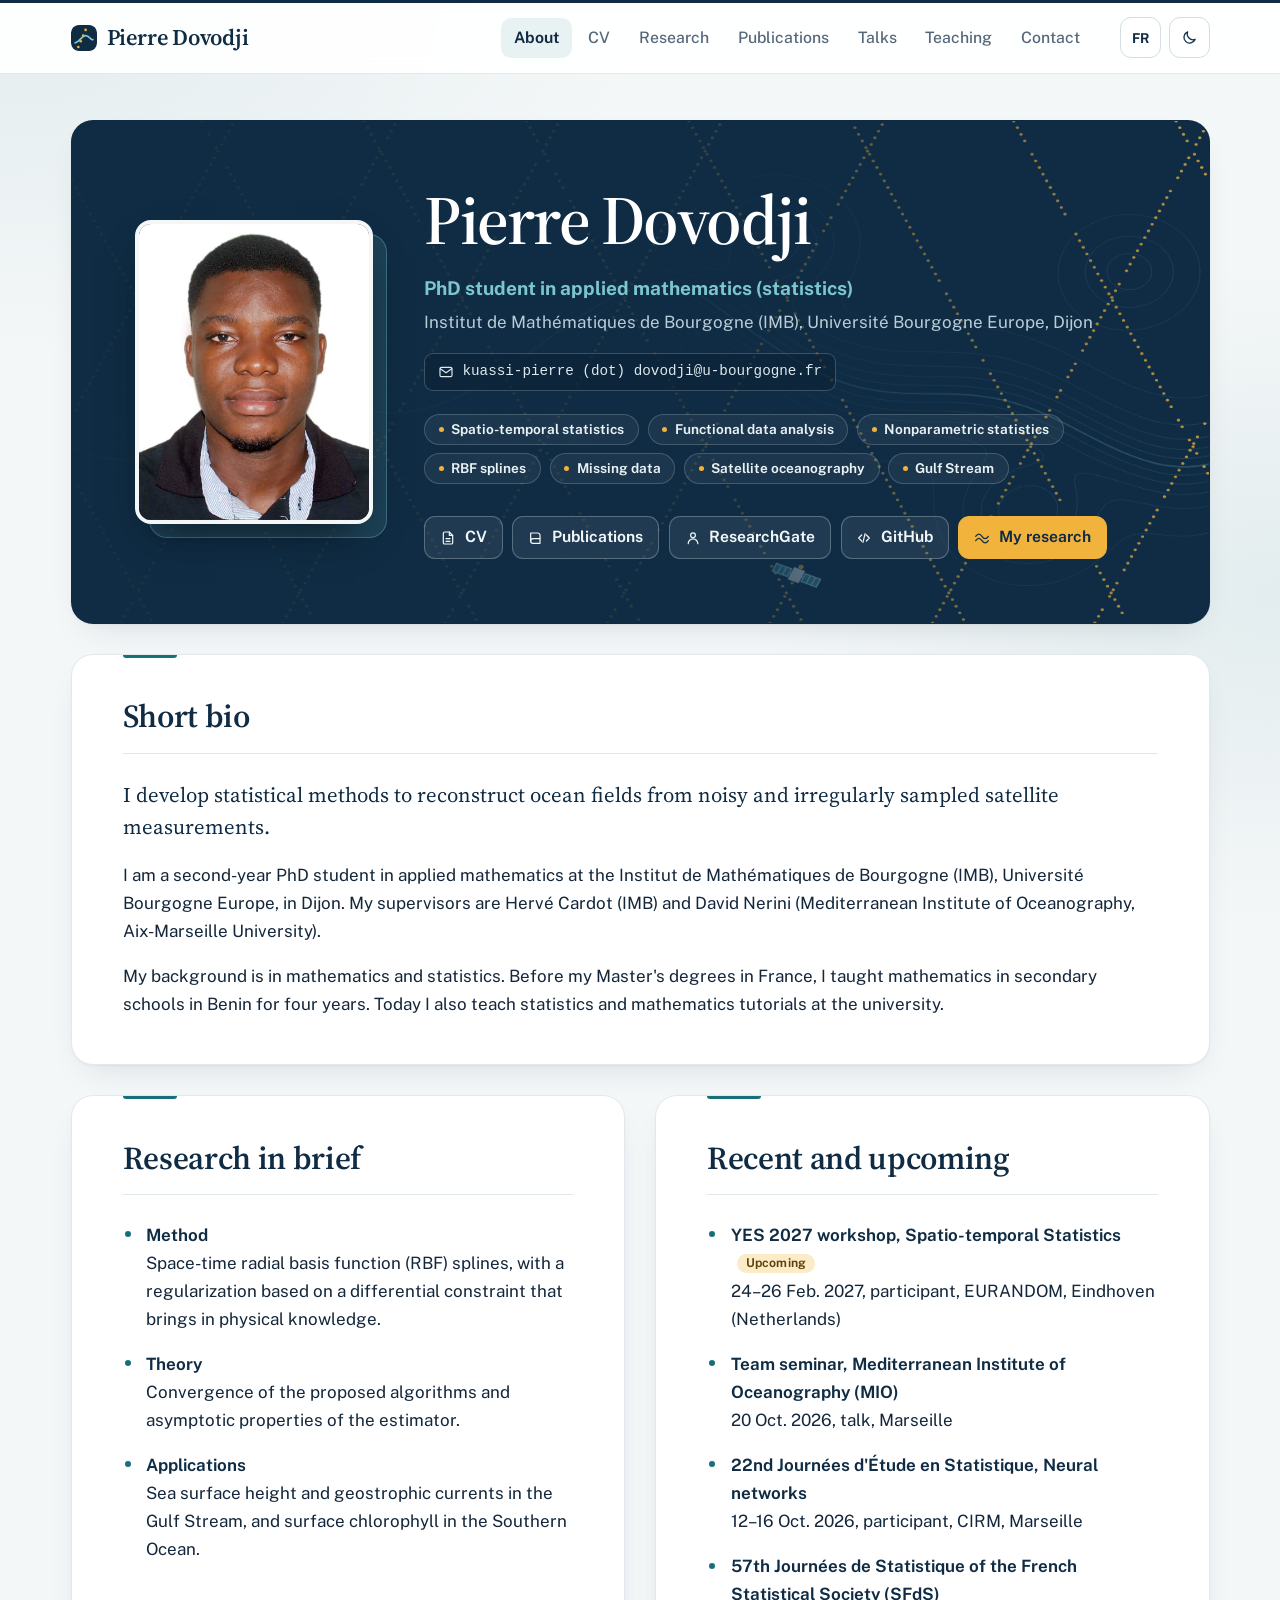
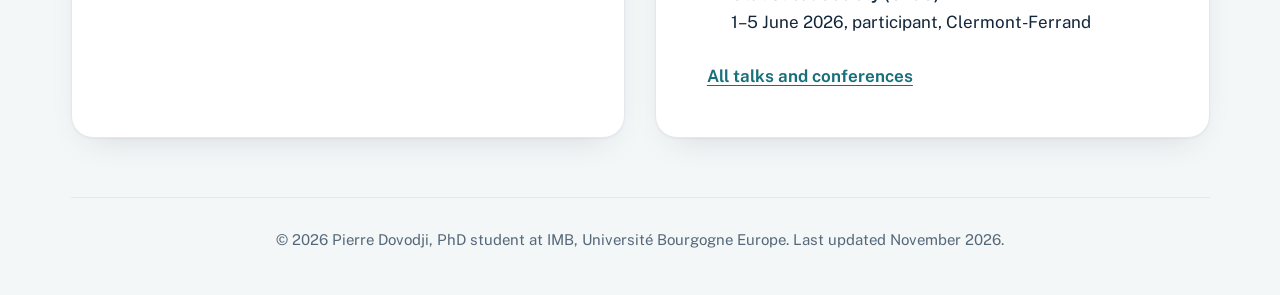
<file: index.html>
<!DOCTYPE html>
<html lang="en">
<head>
    <meta charset="UTF-8">
    <meta name="viewport" content="width=device-width, initial-scale=1.0">
    <title>Pierre Dovodji (Kuassi Pierre Dovodji) | PhD student in statistics, Université Bourgogne Europe</title>
    <meta name="description" content="Kuassi Pierre Dovodji, PhD student in applied mathematics (statistics) at the Institut de Mathématiques de Bourgogne, Université Bourgogne Europe, Dijon. Statistical methods to reconstruct ocean fields from satellite data.">
    <meta name="author" content="Kuassi Pierre Dovodji">
    <link rel="canonical" href="https://kpdovodji.github.io/">
    <meta property="og:type" content="profile">
    <meta property="og:title" content="Pierre Dovodji (Kuassi Pierre Dovodji) | PhD student in statistics, Université Bourgogne Europe">
    <meta property="og:description" content="Kuassi Pierre Dovodji, PhD student in applied mathematics (statistics) at the Institut de Mathématiques de Bourgogne, Université Bourgogne Europe, Dijon. Statistical methods to reconstruct ocean fields from satellite data.">
    <meta property="og:url" content="https://kpdovodji.github.io/">
    <meta property="og:image" content="https://kpdovodji.github.io/myphoto.jpg">
    <link rel="icon" href="favicon.svg" type="image/svg+xml">
    <link rel="stylesheet" href="style.css">
    <script>(function(d){d.className+=" js";try{if(localStorage.getItem("theme")==="dark")d.className+=" dark"}catch(e){}})(document.documentElement);</script>
    <script type="application/ld+json">
{
  "@context": "https://schema.org",
  "@type": "Person",
  "name": "Pierre Dovodji",
  "alternateName": "Kuassi Pierre Dovodji",
  "url": "https://kpdovodji.github.io/",
  "image": "https://kpdovodji.github.io/myphoto.jpg",
  "jobTitle": "PhD student in applied mathematics (statistics)",
  "affiliation": {
    "@type": "Organization",
    "name": "Institut de Mathématiques de Bourgogne (IMB), Université Bourgogne Europe"
  },
  "alumniOf": [
    {
      "@type": "CollegeOrUniversity",
      "name": "Université Marie et Louis Pasteur"
    },
    {
      "@type": "CollegeOrUniversity",
      "name": "Université Bretagne Sud"
    }
  ],
  "knowsAbout": [
    "Spatio-temporal statistics",
    "Functional data analysis",
    "Nonparametric statistics",
    "Radial basis functions",
    "Oceanography"
  ],
  "sameAs": [
    "https://github.com/kpdovodji",
    "https://www.researchgate.net/profile/Pierre-Dovodji"
  ]
}
    </script>
</head>
<body data-page="home">
    <div id="site-header"></div>
    <main id="app" tabindex="-1">
        <div class="wrap page seo-fallback">
            <h1>Pierre Dovodji</h1>
            <p>Kuassi Pierre Dovodji is a PhD student in applied mathematics (statistics) at the Institut de Mathématiques de Bourgogne (IMB, UMR CNRS 5584), Université Bourgogne Europe, in Dijon, France. His PhD is supervised by Hervé Cardot (IMB) and David Nerini (Mediterranean Institute of Oceanography, Aix-Marseille University).</p>
            <p>He develops statistical methods to reconstruct ocean fields from noisy and irregularly sampled satellite measurements. His work uses space-time radial basis function (RBF) splines and functional data analysis, with applications to sea surface height in the Gulf Stream and to surface chlorophyll in the Southern Ocean.</p>
            <p lang="fr">Kuassi Pierre Dovodji est doctorant en mathématiques appliquées (statistique) à l'Institut de Mathématiques de Bourgogne, Université Bourgogne Europe, à Dijon.</p>
            <nav aria-label="Pages"><ul>
                <li><a href="index.html">Home</a></li>
                <li><a href="cv.html">CV</a></li>
                <li><a href="research.html">Research</a></li>
                <li><a href="publications.html">Publications</a></li>
                <li><a href="conferences.html">Talks</a></li>
                <li><a href="teaching.html">Teaching</a></li>
                <li><a href="contact.html">Contact</a></li>
            </ul></nav>
        </div>
    </main>
    <div id="site-footer"></div>
    <script src="data.js"></script>
    <script src="script.js"></script>
</body>
</html>
</file>
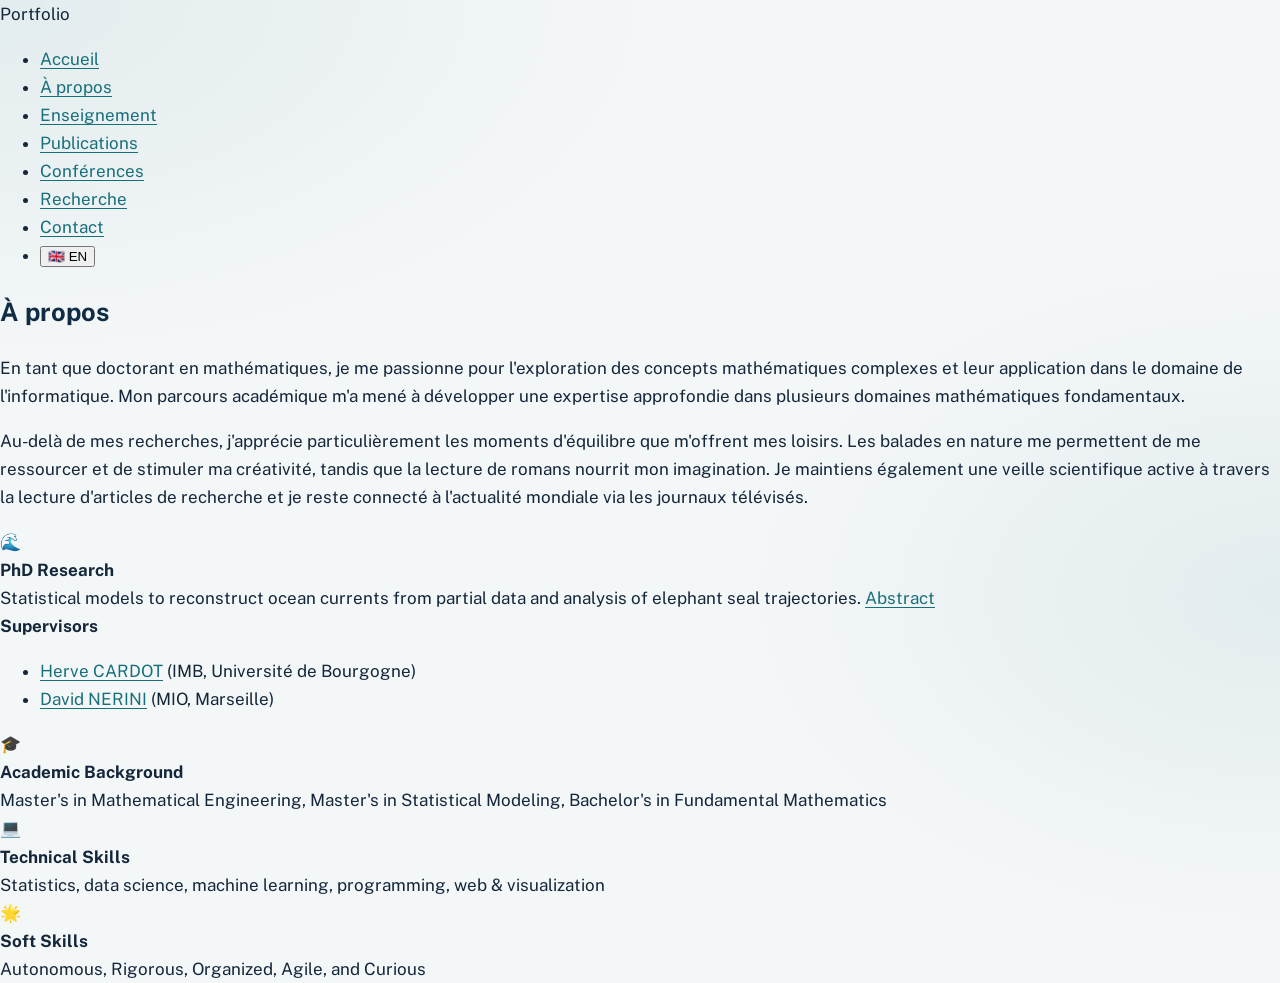
<file: about.html>
<!DOCTYPE html>
<html lang="fr">
<head>
    <meta charset="UTF-8">
    <meta name="viewport" content="width=device-width, initial-scale=1.0">
    <title>À propos - Portfolio</title>
    <link rel="stylesheet" href="style.css">
</head>
<body>
    <!-- Navigation -->
    <nav>
        <div class="nav-container">
            <div class="logo">Portfolio</div>
            <div class="mobile-menu-toggle" onclick="toggleMobileMenu()">
                <span></span>
                <span></span>
                <span></span>
            </div>
            <ul class="nav-links" id="navLinks">
                <li><a href="index.html" data-fr="Accueil" data-en="Home">Accueil</a></li>
                <li><a href="about.html" data-fr="À propos" data-en="About">À propos</a></li>
                <li><a href="teaching.html" data-fr="Enseignement" data-en="Teaching">Enseignement</a></li>
                <li><a href="publications.html" data-fr="Publications" data-en="Publications">Publications</a></li>
                <li><a href="conferences.html" data-fr="Conférences" data-en="Conferences">Conférences</a></li>
                <li><a href="research.html" data-fr="Recherche" data-en="Research">Recherche</a></li>
                <li><a href="contact.html" data-fr="Contact" data-en="Contact">Contact</a></li>
                <li><button class="language-toggle" onclick="toggleLanguage()" id="langToggle">🇬🇧 EN</button></li>
            </ul>
        </div>
    </nav>

    <!-- About Section -->
    <section id="apropos" class="section about">
        <div class="container">
            <h2 class="section-title" data-fr="À propos" data-en="About">À propos</h2>
            <div class="about-content">
                <div class="about-text">
                    <p data-fr="En tant que doctorant en mathématiques, je me passionne pour l'exploration des concepts mathématiques complexes et leur application dans le domaine de l'informatique. Mon parcours académique m'a mené à développer une expertise approfondie dans plusieurs domaines mathématiques fondamentaux." data-en="As a PhD student in mathematics, I am passionate about exploring complex mathematical concepts and their application in computer science. My academic journey has led me to develop deep expertise in several fundamental mathematical domains.">En tant que doctorant en mathématiques, je me passionne pour l'exploration des concepts mathématiques complexes et leur application dans le domaine de l'informatique. Mon parcours académique m'a mené à développer une expertise approfondie dans plusieurs domaines mathématiques fondamentaux.</p>
                    
                    <p data-fr="Au-delà de mes recherches, j'apprécie particulièrement les moments d'équilibre que m'offrent mes loisirs. Les balades en nature me permettent de me ressourcer et de stimuler ma créativité, tandis que la lecture de romans nourrit mon imagination. Je maintiens également une veille scientifique active à travers la lecture d'articles de recherche et je reste connecté à l'actualité mondiale via les journaux télévisés." data-en="Beyond my research, I particularly appreciate the moments of balance that my hobbies provide. Nature walks allow me to recharge and stimulate my creativity, while reading novels nourishes my imagination. I also maintain active scientific monitoring through reading research articles and stay connected to world news via television broadcasts.">Au-delà de mes recherches, j'apprécie particulièrement les moments d'équilibre que m'offrent mes loisirs. Les balades en nature me permettent de me ressourcer et de stimuler ma créativité, tandis que la lecture de romans nourrit mon imagination. Je maintiens également une veille scientifique active à travers la lecture d'articles de recherche et je reste connecté à l'actualité mondiale via les journaux télévisés.</p>
                </div>
                
                <div class="about-highlights">
                    <div class="highlight-item">
                        <div class="highlight-icon">🌊</div>
                        <div>
                            <strong data-fr="Recherche doctorale" data-en="PhD Research">PhD Research</strong><br>
                            <span data-fr="Modèles statistiques pour reconstituer les courants marins à partir de données partielles et analyse des trajectoires d'éléphants de mer." 
                                data-en="Statistical models to reconstruct ocean currents from partial data and analysis of elephant seal trajectories.">
                                Statistical models to reconstruct ocean currents from partial data and analysis of elephant seal trajectories. 
                            </span>
                            <a href="https://theses.fr/s419847" target="_blank" rel="noopener noreferrer"
                                data-fr="Résumé" data-en="Abstract">
                                    Abstract
                            </a><br>

                            <strong data-fr="Directeurs de thèse" data-en="Supervisors">Supervisors</strong><br>
                            <ul>
                                <li>
                                    <a href="https://cardot.perso.math.cnrs.fr/students.html" target="_blank" rel="noopener noreferrer">
                                        Herve CARDOT</a> (IMB, Université de Bourgogne)
                                </li>
                                <li>
                                    <a href="https://people.mio.osupytheas.fr/nerini.david/contact.html" target="_blank" rel="noopener noreferrer">
                                        David NERINI</a> (MIO, Marseille)
                                </li>
                            </ul>
                        </div>
                    </div>

                    <div class="highlight-item">
                        <div class="highlight-icon">🎓</div>
                        <div>
                            <strong data-fr="Formation académique" data-en="Academic Background">Academic Background</strong><br>
                            <span data-fr="Master Ingénierie Mathématique, Master Modélisation Statistique, Licence Mathématiques Fondamentales"
                                data-en="Master's in Mathematical Engineering , Master's in Statistical Modeling, Bachelor's in Fundamental Mathematics">
                                Master's in Mathematical Engineering, Master's in Statistical Modeling, Bachelor's in Fundamental Mathematics
                            </span>
                        </div>
                    </div>

                    <div class="highlight-item">
                        <div class="highlight-icon">💻</div>
                        <div>
                            <strong data-fr="Compétences techniques" data-en="Technical Skills">Technical Skills</strong><br>
                            <span data-fr="Statistiques, data science, machine learning, programmation, web et visualisation" 
                                data-en="Statistics, data science, machine learning, programming, web & visualization">
                                Statistics, data science, machine learning, programming, web & visualization
                            </span>
                        </div>
                    </div>

                    <div class="highlight-item">
                        <div class="highlight-icon">🌟</div>
                        <div>
                            <strong data-fr="Savoir-être" data-en="Soft Skills">Soft Skills</strong><br>
                            <span data-fr="Autonome, Rigoureux, Organisé, Agile et Curieux" data-en="Autonomous, Rigorous, Organized, Agile, and Curious">Autonomous, Rigorous, Organized, Agile, and Curious</span>
                        </div>
                    </div>
                </div>
            </div>
        </div>
    </section>

    <script src="script.js"></script>
</body>
</html>
</file>
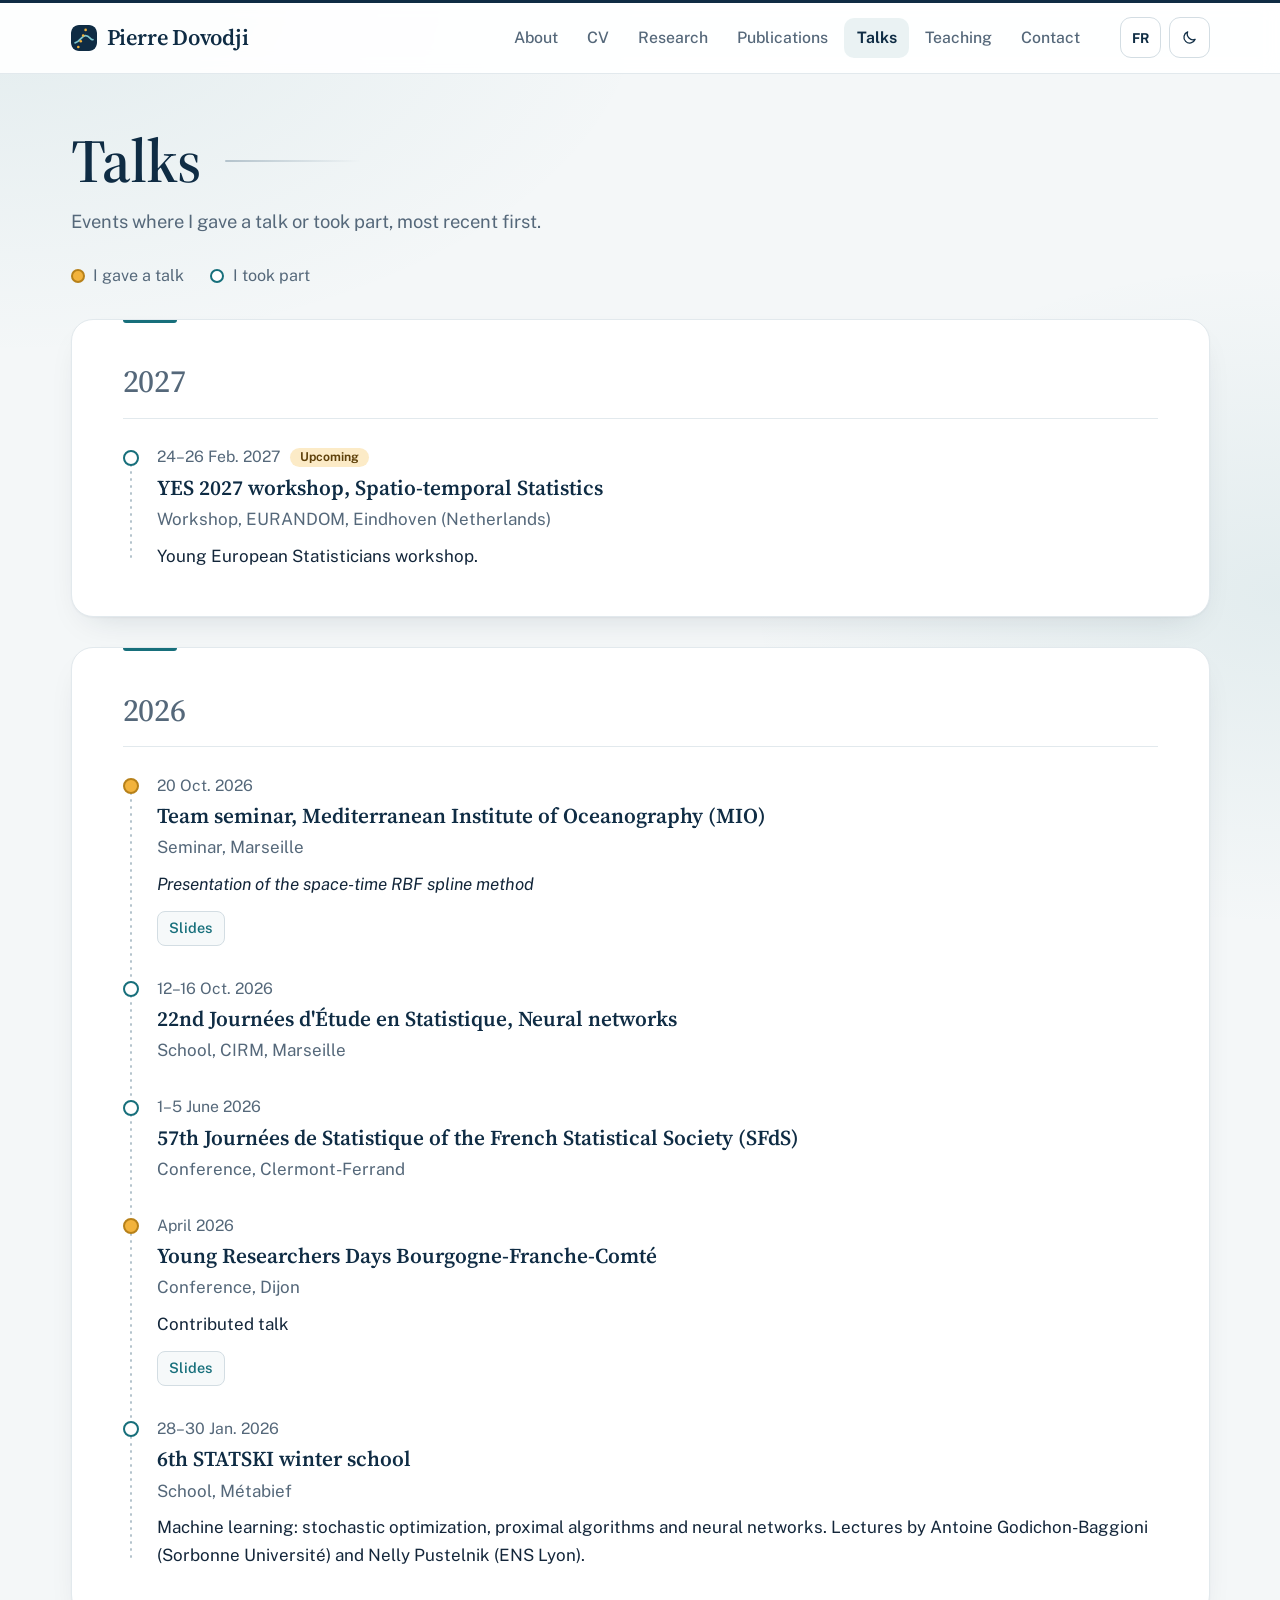
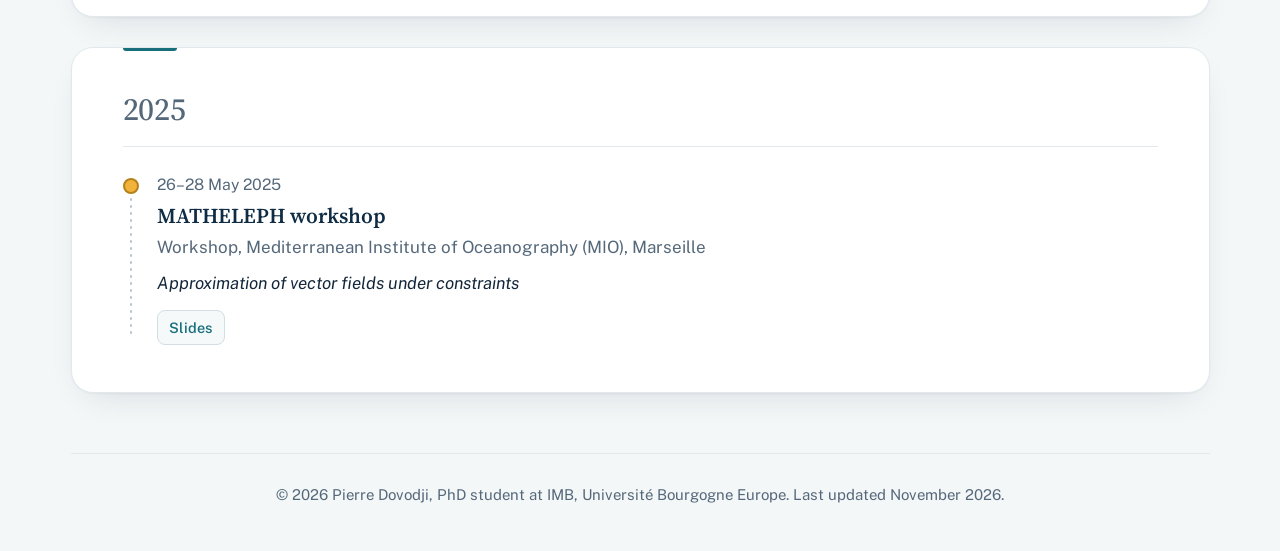
<file: conferences.html>
<!DOCTYPE html>
<html lang="en">
<head>
    <meta charset="UTF-8">
    <meta name="viewport" content="width=device-width, initial-scale=1.0">
    <title>Talks and conferences | Pierre Dovodji</title>
    <meta name="description" content="Talks and conferences of Kuassi Pierre Dovodji, PhD student in statistics at Université Bourgogne Europe.">
    <meta name="author" content="Kuassi Pierre Dovodji">
    <link rel="canonical" href="https://kpdovodji.github.io/conferences.html">
    <meta property="og:type" content="website">
    <meta property="og:title" content="Talks and conferences | Pierre Dovodji">
    <meta property="og:description" content="Talks and conferences of Kuassi Pierre Dovodji, PhD student in statistics at Université Bourgogne Europe.">
    <meta property="og:url" content="https://kpdovodji.github.io/conferences.html">
    <meta property="og:image" content="https://kpdovodji.github.io/myphoto.jpg">
    <link rel="icon" href="favicon.svg" type="image/svg+xml">
    <link rel="stylesheet" href="style.css">
    <script>(function(d){d.className+=" js";try{if(localStorage.getItem("theme")==="dark")d.className+=" dark"}catch(e){}})(document.documentElement);</script>
</head>
<body data-page="talks">
    <div id="site-header"></div>
    <main id="app" tabindex="-1">
        <div class="wrap page seo-fallback">
            <h1>Talks and conferences of Pierre Dovodji</h1>
            <p>Talks and conferences of Kuassi Pierre Dovodji, including the MATHELEPH workshop (MIO, Marseille), the Young Researchers Days Bourgogne-Franche-Comté, the Journées de Statistique of the French Statistical Society (SFdS) and the YES 2027 workshop at EURANDOM.</p>
            <nav aria-label="Pages"><ul>
                <li><a href="index.html">Home</a></li>
                <li><a href="cv.html">CV</a></li>
                <li><a href="research.html">Research</a></li>
                <li><a href="publications.html">Publications</a></li>
                <li><a href="conferences.html">Talks</a></li>
                <li><a href="teaching.html">Teaching</a></li>
                <li><a href="contact.html">Contact</a></li>
            </ul></nav>
        </div>
    </main>
    <div id="site-footer"></div>
    <script src="data.js"></script>
    <script src="script.js"></script>
</body>
</html>
</file>
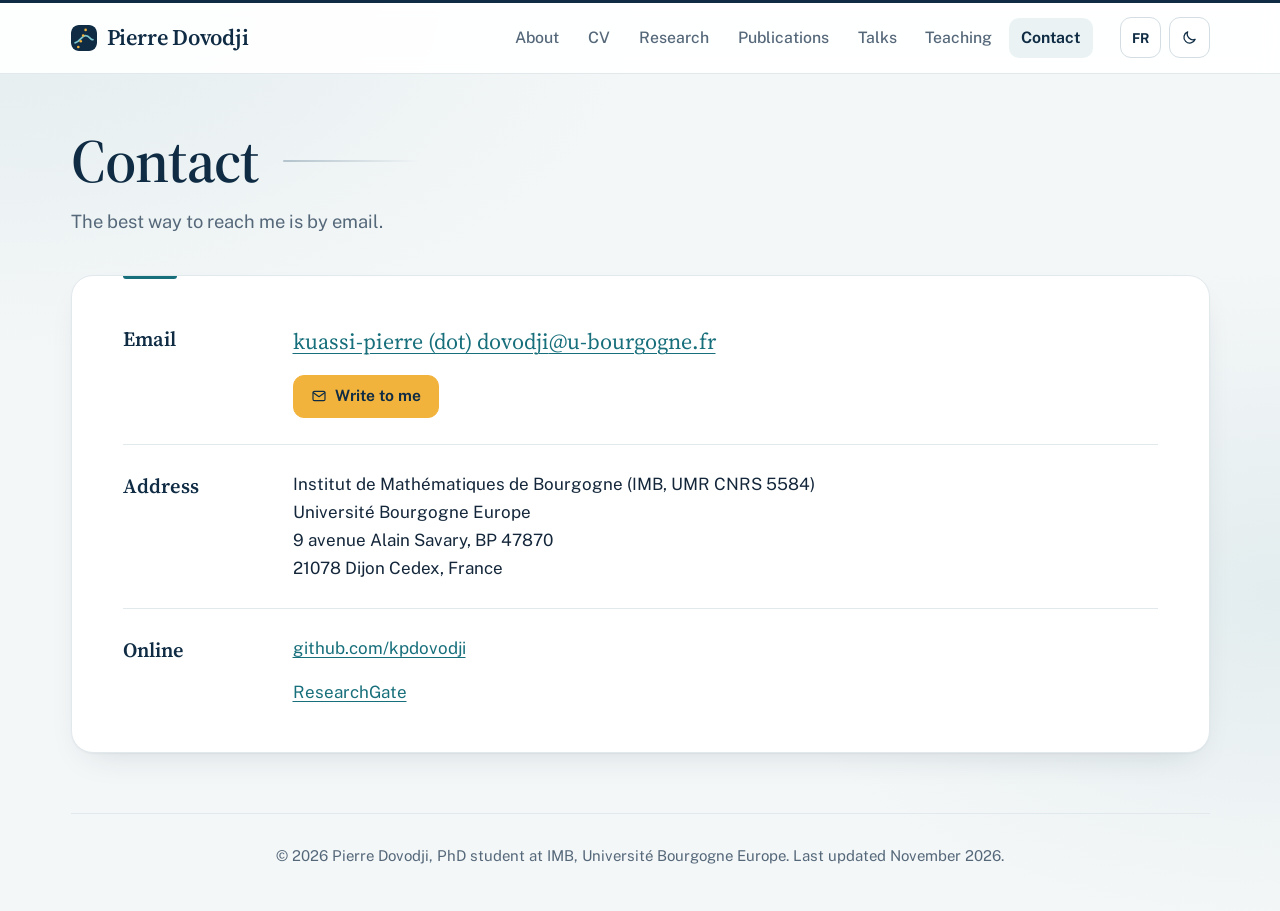
<file: contact.html>
<!DOCTYPE html>
<html lang="en">
<head>
    <meta charset="UTF-8">
    <meta name="viewport" content="width=device-width, initial-scale=1.0">
    <title>Contact | Pierre Dovodji</title>
    <meta name="description" content="How to contact Kuassi Pierre Dovodji, PhD student at the Institut de Mathématiques de Bourgogne, Université Bourgogne Europe, Dijon.">
    <meta name="author" content="Kuassi Pierre Dovodji">
    <link rel="canonical" href="https://kpdovodji.github.io/contact.html">
    <meta property="og:type" content="website">
    <meta property="og:title" content="Contact | Pierre Dovodji">
    <meta property="og:description" content="How to contact Kuassi Pierre Dovodji, PhD student at the Institut de Mathématiques de Bourgogne, Université Bourgogne Europe, Dijon.">
    <meta property="og:url" content="https://kpdovodji.github.io/contact.html">
    <meta property="og:image" content="https://kpdovodji.github.io/myphoto.jpg">
    <link rel="icon" href="favicon.svg" type="image/svg+xml">
    <link rel="stylesheet" href="style.css">
    <script>(function(d){d.className+=" js";try{if(localStorage.getItem("theme")==="dark")d.className+=" dark"}catch(e){}})(document.documentElement);</script>
</head>
<body data-page="contact">
    <div id="site-header"></div>
    <main id="app" tabindex="-1">
        <div class="wrap page seo-fallback">
            <h1>Contact Pierre Dovodji</h1>
            <p>Email: kuassi-pierre (dot) dovodji@u-bourgogne.fr</p>
            <p>Institut de Mathématiques de Bourgogne (IMB, UMR CNRS 5584), Université Bourgogne Europe, 9 avenue Alain Savary, BP 47870, 21078 Dijon Cedex, France.</p>
            <nav aria-label="Pages"><ul>
                <li><a href="index.html">Home</a></li>
                <li><a href="cv.html">CV</a></li>
                <li><a href="research.html">Research</a></li>
                <li><a href="publications.html">Publications</a></li>
                <li><a href="conferences.html">Talks</a></li>
                <li><a href="teaching.html">Teaching</a></li>
                <li><a href="contact.html">Contact</a></li>
            </ul></nav>
        </div>
    </main>
    <div id="site-footer"></div>
    <script src="data.js"></script>
    <script src="script.js"></script>
</body>
</html>
</file>
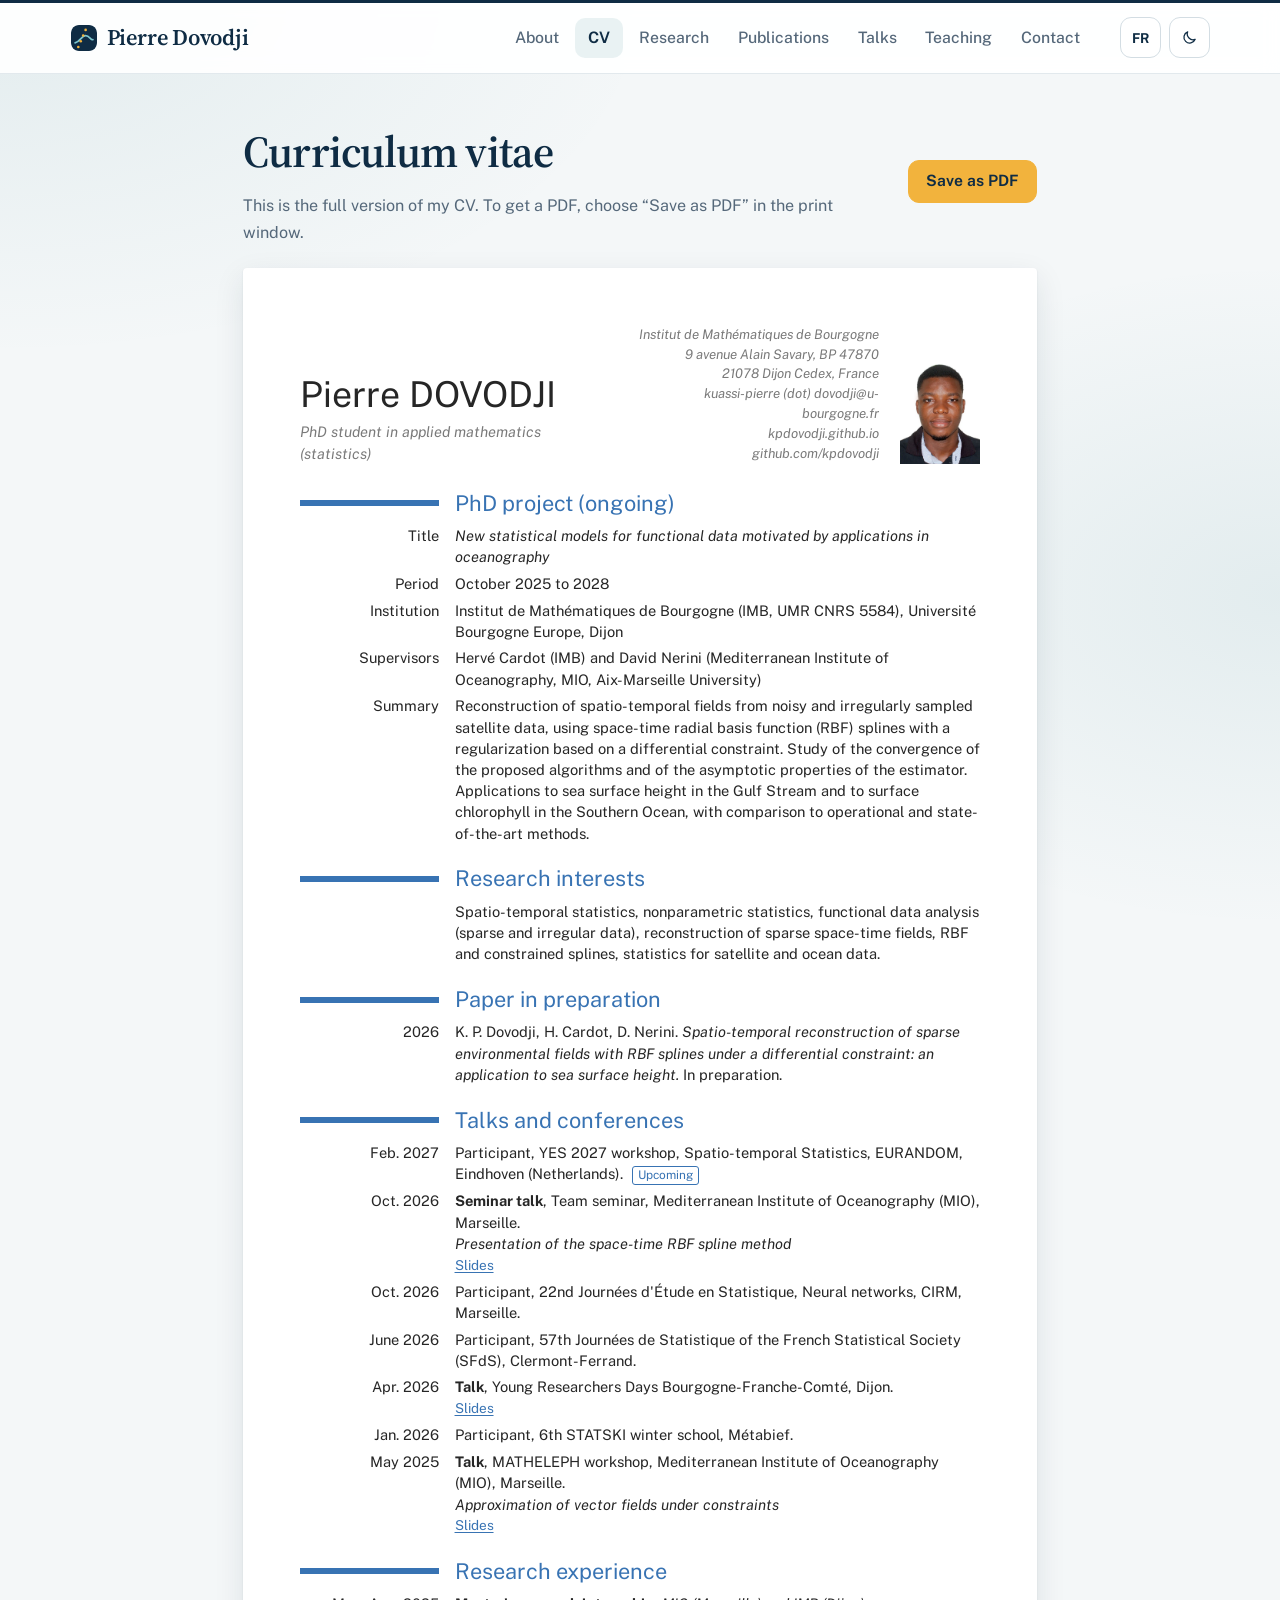
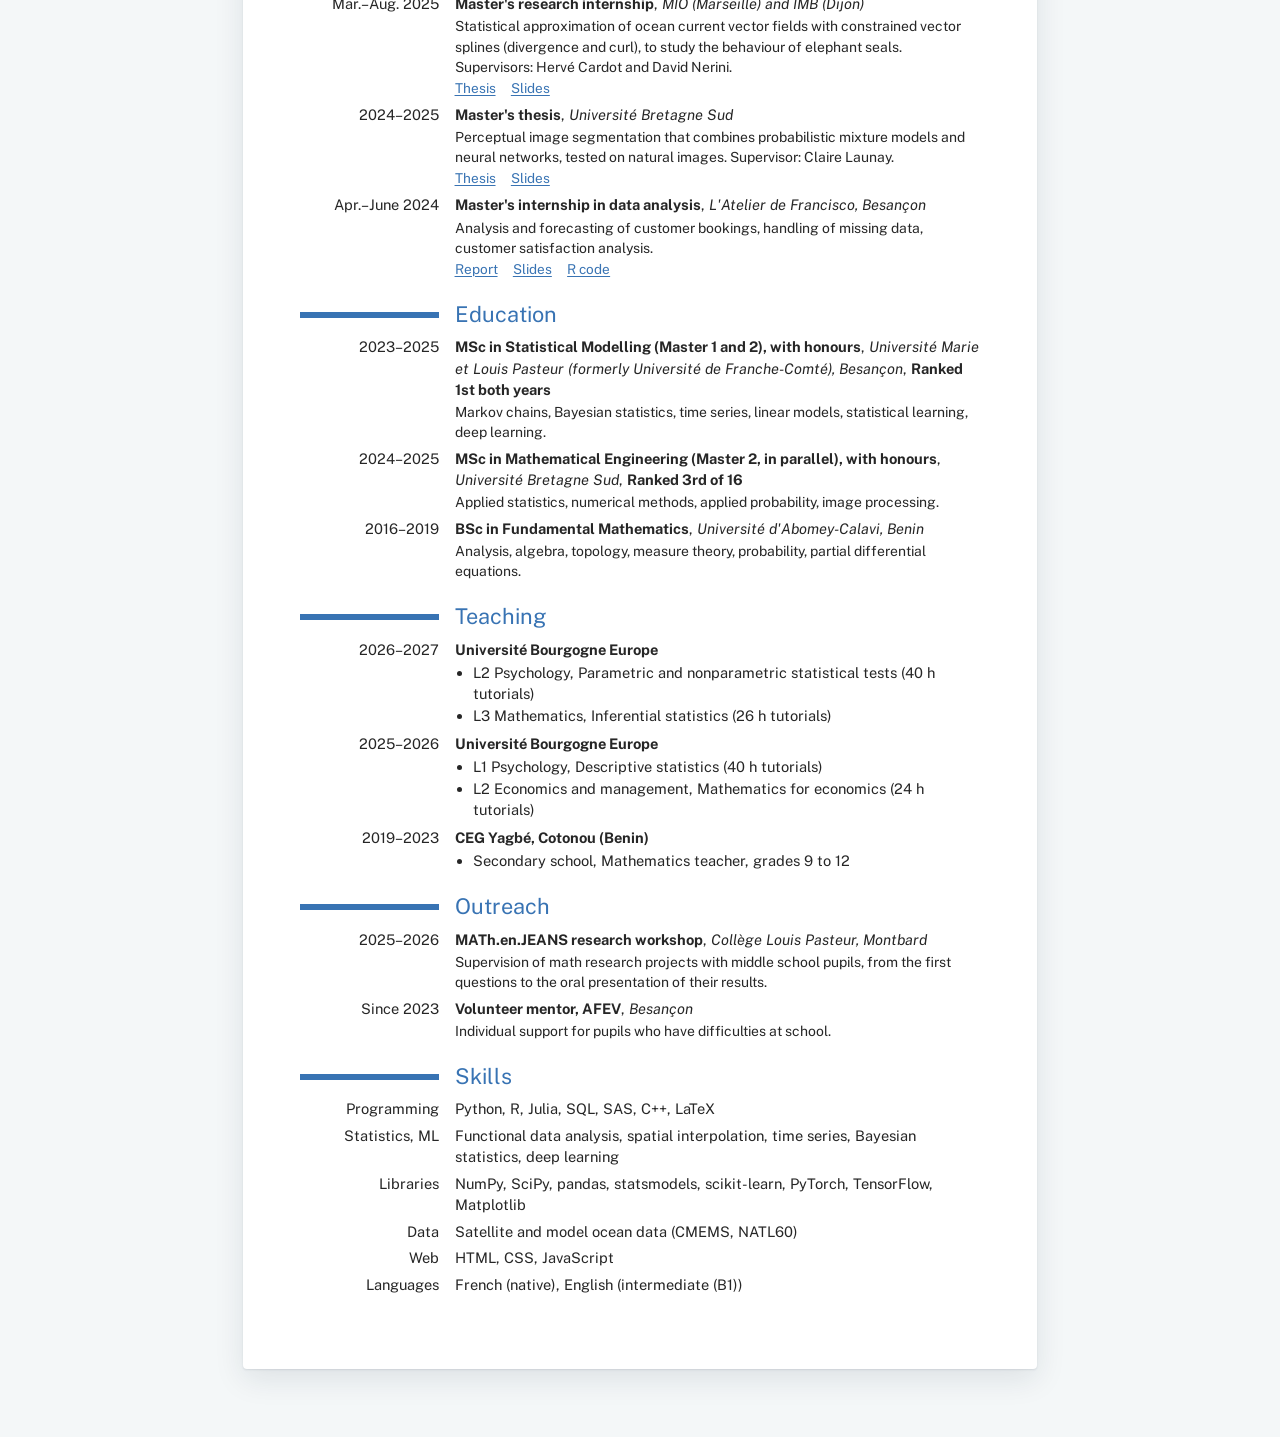
<file: cv.html>
<!DOCTYPE html>
<html lang="en">
<head>
    <meta charset="UTF-8">
    <meta name="viewport" content="width=device-width, initial-scale=1.0">
    <title>CV | Pierre Dovodji</title>
    <meta name="description" content="Curriculum vitae of Kuassi Pierre Dovodji, PhD student in applied mathematics (statistics) at Université Bourgogne Europe: research, talks, education and teaching.">
    <meta name="author" content="Kuassi Pierre Dovodji">
    <link rel="canonical" href="https://kpdovodji.github.io/cv.html">
    <meta property="og:type" content="website">
    <meta property="og:title" content="CV | Pierre Dovodji">
    <meta property="og:description" content="Curriculum vitae of Kuassi Pierre Dovodji, PhD student in applied mathematics (statistics) at Université Bourgogne Europe: research, talks, education and teaching.">
    <meta property="og:url" content="https://kpdovodji.github.io/cv.html">
    <meta property="og:image" content="https://kpdovodji.github.io/myphoto.jpg">
    <link rel="icon" href="favicon.svg" type="image/svg+xml">
    <link rel="stylesheet" href="style.css">
    <script>(function(d){d.className+=" js";try{if(localStorage.getItem("theme")==="dark")d.className+=" dark"}catch(e){}})(document.documentElement);</script>
</head>
<body data-page="cv">
    <div id="site-header"></div>
    <main id="app" tabindex="-1">
        <div class="wrap page seo-fallback">
            <h1>Curriculum vitae of Pierre Dovodji</h1>
            <p>Kuassi Pierre Dovodji, PhD student in applied mathematics (statistics) at the Institut de Mathématiques de Bourgogne, Université Bourgogne Europe, Dijon, since October 2025. MSc in Statistical Modelling, Université Marie et Louis Pasteur, and MSc in Mathematical Engineering, Université Bretagne Sud.</p>
            <nav aria-label="Pages"><ul>
                <li><a href="index.html">Home</a></li>
                <li><a href="cv.html">CV</a></li>
                <li><a href="research.html">Research</a></li>
                <li><a href="publications.html">Publications</a></li>
                <li><a href="conferences.html">Talks</a></li>
                <li><a href="teaching.html">Teaching</a></li>
                <li><a href="contact.html">Contact</a></li>
            </ul></nav>
        </div>
    </main>
    <div id="site-footer"></div>
    <script src="data.js"></script>
    <script src="script.js"></script>
</body>
</html>
</file>
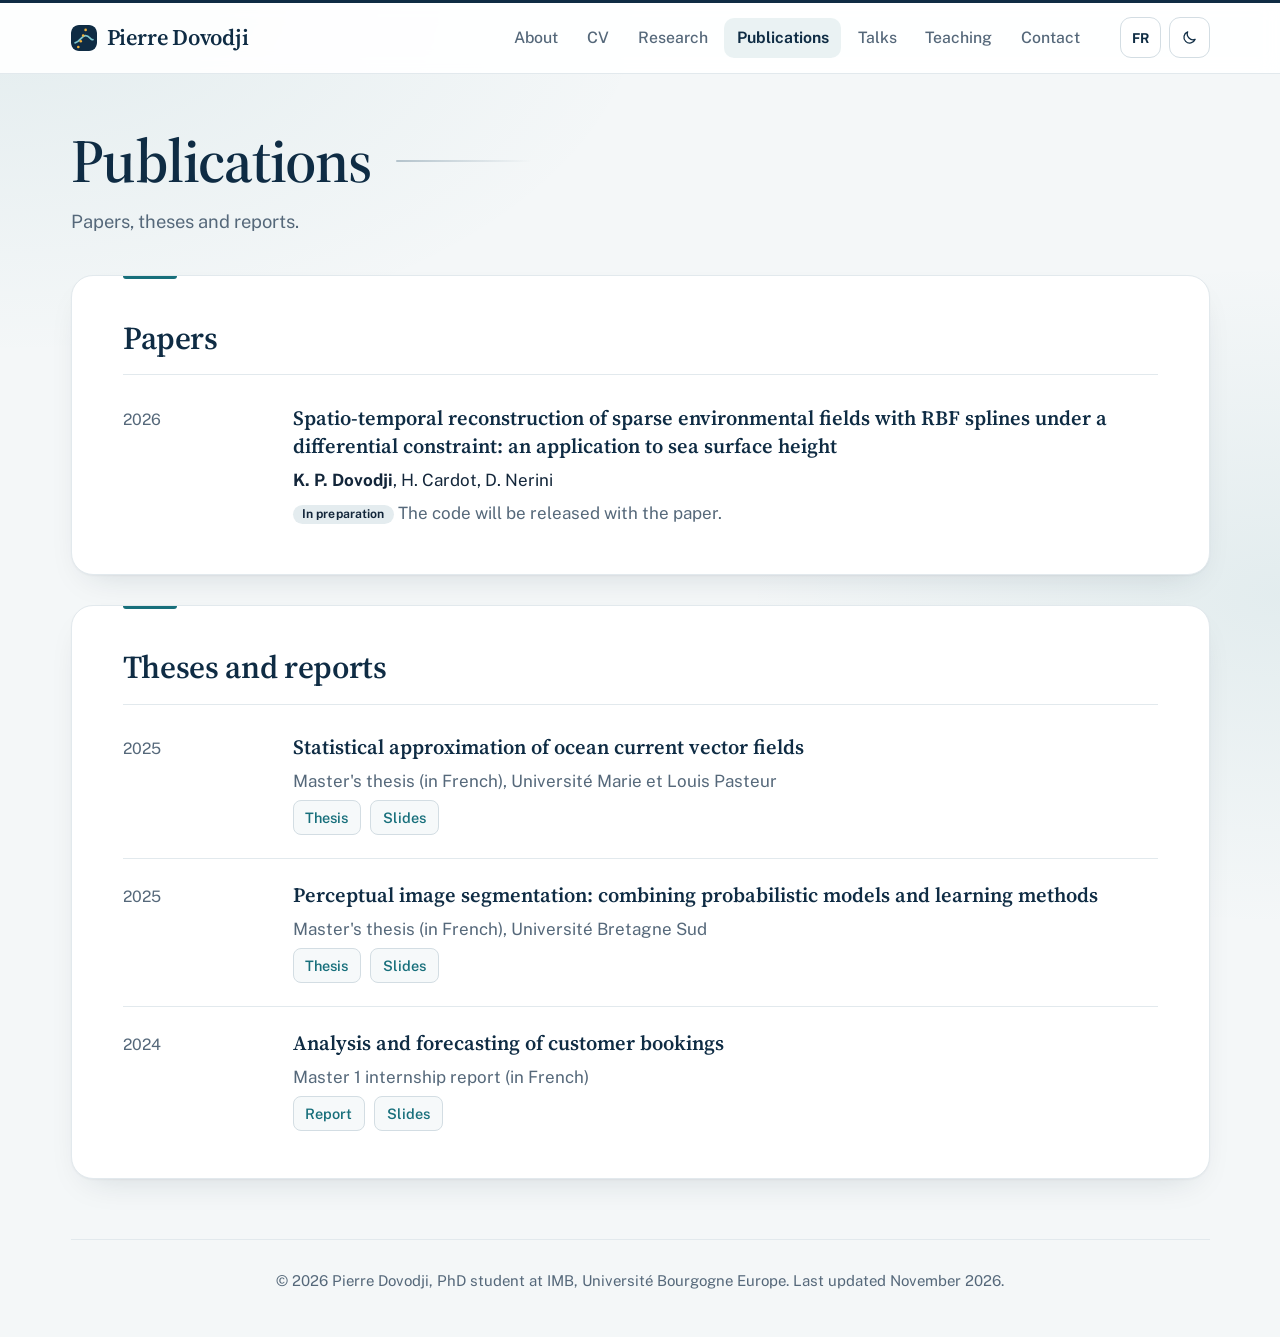
<file: publications.html>
<!DOCTYPE html>
<html lang="en">
<head>
    <meta charset="UTF-8">
    <meta name="viewport" content="width=device-width, initial-scale=1.0">
    <title>Publications | Pierre Dovodji</title>
    <meta name="description" content="Papers, theses and reports of Kuassi Pierre Dovodji, including work on spatio-temporal reconstruction of sparse environmental fields with RBF splines.">
    <meta name="author" content="Kuassi Pierre Dovodji">
    <link rel="canonical" href="https://kpdovodji.github.io/publications.html">
    <meta property="og:type" content="website">
    <meta property="og:title" content="Publications | Pierre Dovodji">
    <meta property="og:description" content="Papers, theses and reports of Kuassi Pierre Dovodji, including work on spatio-temporal reconstruction of sparse environmental fields with RBF splines.">
    <meta property="og:url" content="https://kpdovodji.github.io/publications.html">
    <meta property="og:image" content="https://kpdovodji.github.io/myphoto.jpg">
    <link rel="icon" href="favicon.svg" type="image/svg+xml">
    <link rel="stylesheet" href="style.css">
    <script>(function(d){d.className+=" js";try{if(localStorage.getItem("theme")==="dark")d.className+=" dark"}catch(e){}})(document.documentElement);</script>
</head>
<body data-page="publications">
    <div id="site-header"></div>
    <main id="app" tabindex="-1">
        <div class="wrap page seo-fallback">
            <h1>Publications of Pierre Dovodji</h1>
            <p>K. P. Dovodji, H. Cardot and D. Nerini. Spatio-temporal reconstruction of sparse environmental fields with RBF splines under a differential constraint: an application to sea surface height. In preparation.</p>
            <nav aria-label="Pages"><ul>
                <li><a href="index.html">Home</a></li>
                <li><a href="cv.html">CV</a></li>
                <li><a href="research.html">Research</a></li>
                <li><a href="publications.html">Publications</a></li>
                <li><a href="conferences.html">Talks</a></li>
                <li><a href="teaching.html">Teaching</a></li>
                <li><a href="contact.html">Contact</a></li>
            </ul></nav>
        </div>
    </main>
    <div id="site-footer"></div>
    <script src="data.js"></script>
    <script src="script.js"></script>
</body>
</html>
</file>
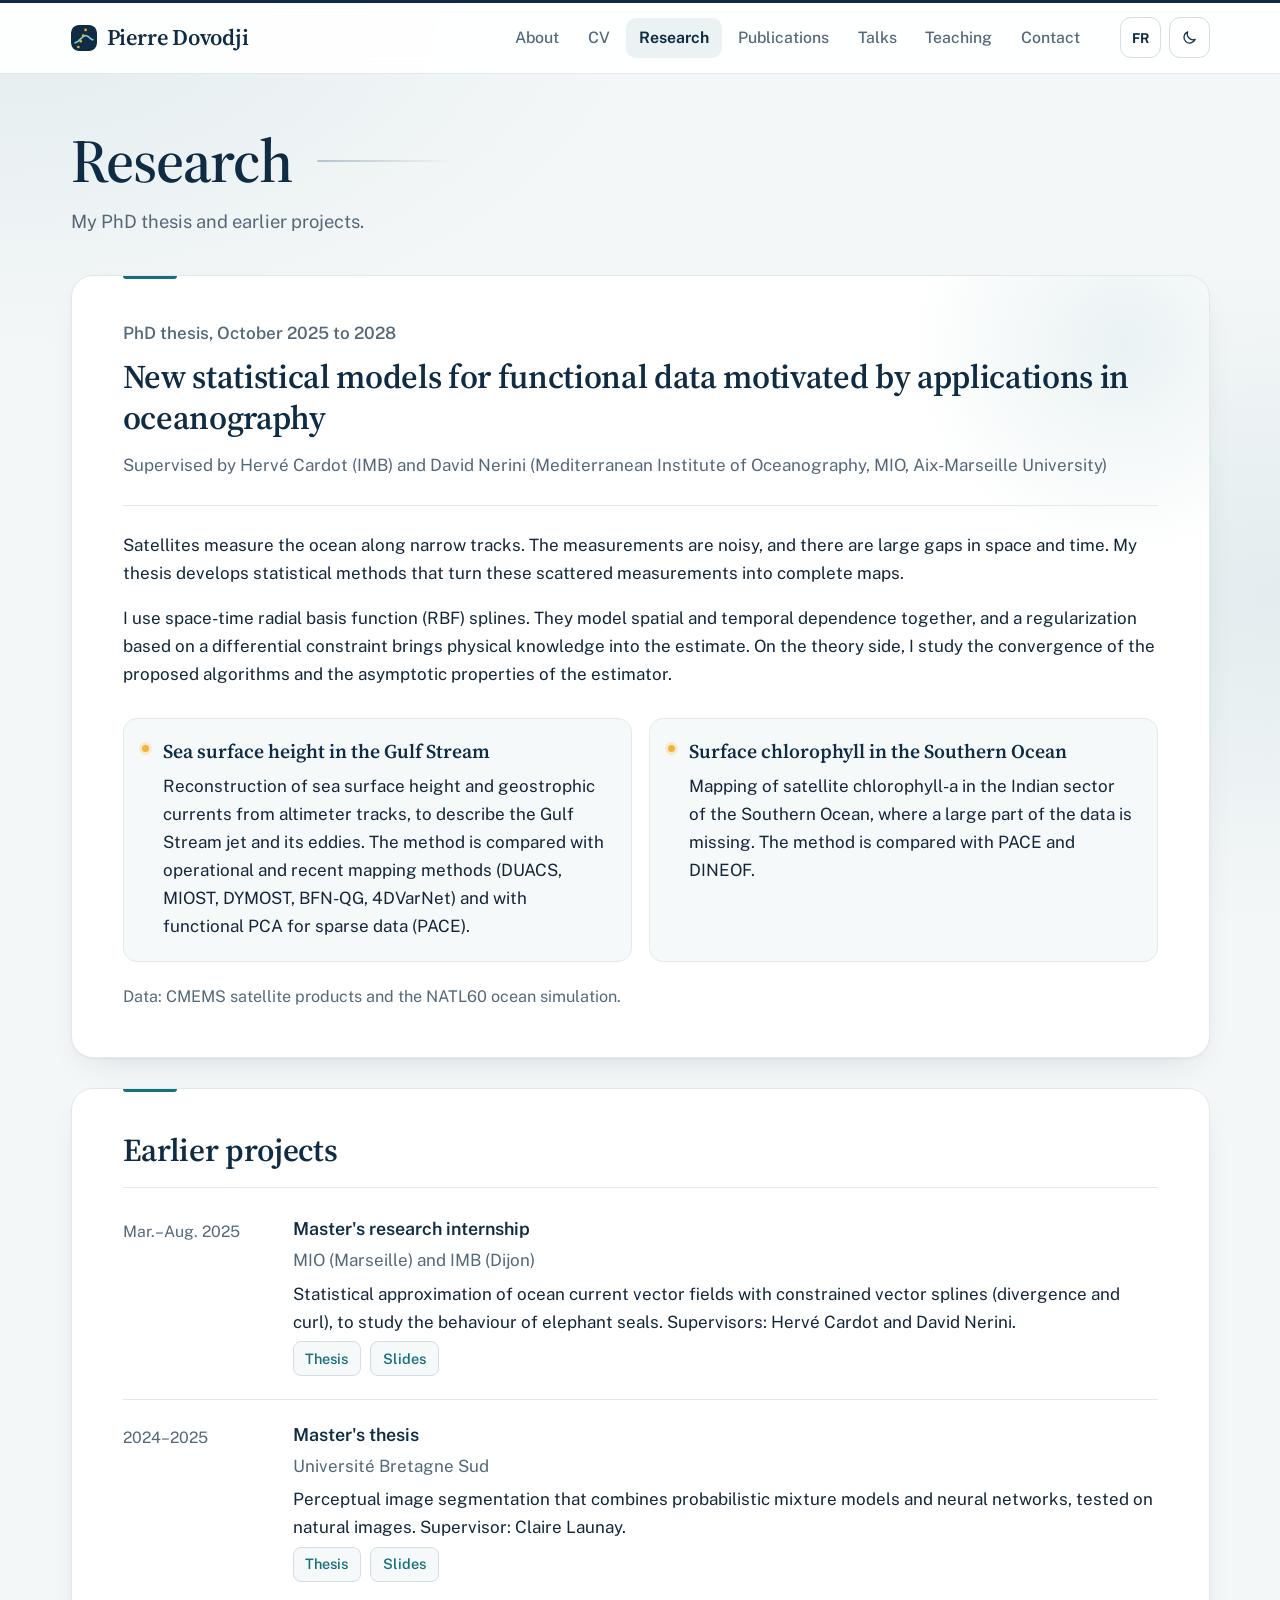
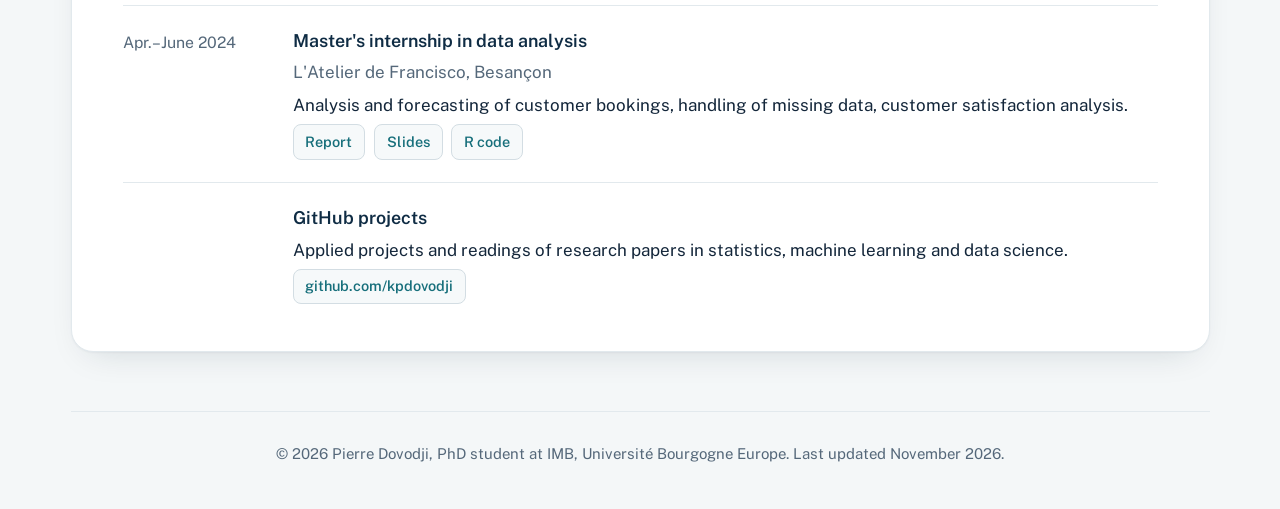
<file: research.html>
<!DOCTYPE html>
<html lang="en">
<head>
    <meta charset="UTF-8">
    <meta name="viewport" content="width=device-width, initial-scale=1.0">
    <title>Research | Pierre Dovodji</title>
    <meta name="description" content="PhD research of Kuassi Pierre Dovodji: statistical reconstruction of ocean fields from sparse satellite data with space-time RBF splines, sea surface height and chlorophyll.">
    <meta name="author" content="Kuassi Pierre Dovodji">
    <link rel="canonical" href="https://kpdovodji.github.io/research.html">
    <meta property="og:type" content="website">
    <meta property="og:title" content="Research | Pierre Dovodji">
    <meta property="og:description" content="PhD research of Kuassi Pierre Dovodji: statistical reconstruction of ocean fields from sparse satellite data with space-time RBF splines, sea surface height and chlorophyll.">
    <meta property="og:url" content="https://kpdovodji.github.io/research.html">
    <meta property="og:image" content="https://kpdovodji.github.io/myphoto.jpg">
    <link rel="icon" href="favicon.svg" type="image/svg+xml">
    <link rel="stylesheet" href="style.css">
    <script>(function(d){d.className+=" js";try{if(localStorage.getItem("theme")==="dark")d.className+=" dark"}catch(e){}})(document.documentElement);</script>
</head>
<body data-page="research">
    <div id="site-header"></div>
    <main id="app" tabindex="-1">
        <div class="wrap page seo-fallback">
            <h1>Research of Pierre Dovodji</h1>
            <p>PhD thesis: New statistical models for functional data motivated by applications in oceanography, Université Bourgogne Europe, supervised by Hervé Cardot and David Nerini.</p>
            <p>Reconstruction of spatio-temporal fields from noisy and irregularly sampled satellite data with space-time radial basis function (RBF) splines. Applications to sea surface height in the Gulf Stream and to surface chlorophyll in the Southern Ocean.</p>
            <nav aria-label="Pages"><ul>
                <li><a href="index.html">Home</a></li>
                <li><a href="cv.html">CV</a></li>
                <li><a href="research.html">Research</a></li>
                <li><a href="publications.html">Publications</a></li>
                <li><a href="conferences.html">Talks</a></li>
                <li><a href="teaching.html">Teaching</a></li>
                <li><a href="contact.html">Contact</a></li>
            </ul></nav>
        </div>
    </main>
    <div id="site-footer"></div>
    <script src="data.js"></script>
    <script src="script.js"></script>
</body>
</html>
</file>
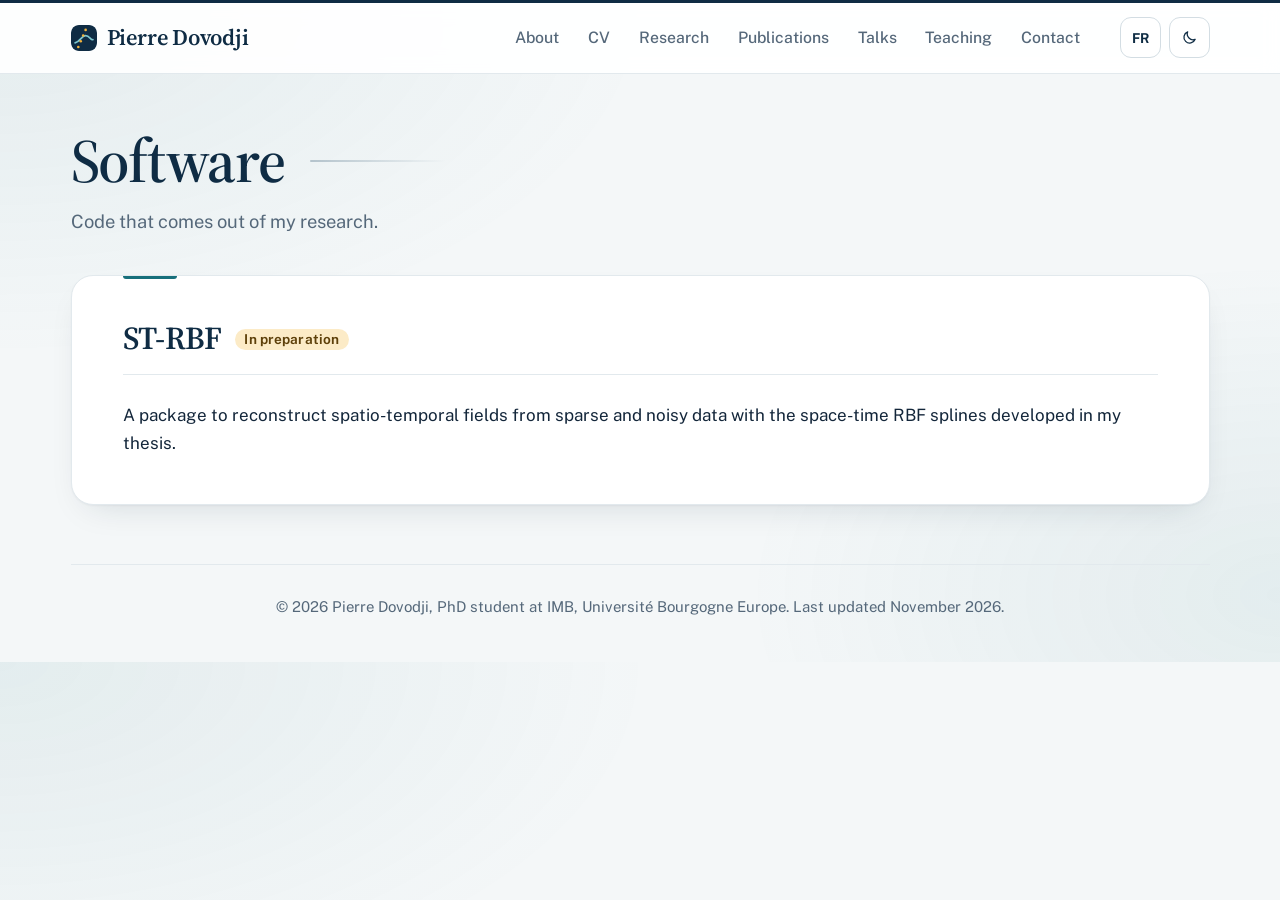
<file: software.html>
<!DOCTYPE html>
<html lang="en">
<head>
    <meta charset="UTF-8">
    <meta name="viewport" content="width=device-width, initial-scale=1.0">
    <title>Software | Pierre Dovodji</title>
    <meta name="description" content="Software by Kuassi Pierre Dovodji: ST-RBF, a package for space-time RBF spline reconstruction of spatio-temporal fields (in preparation).">
    <!-- Page cachée pour l'instant : enlever la ligne suivante quand le package sera publié (et passer software.show à true dans data.js). -->
    <meta name="robots" content="noindex">
    <meta name="author" content="Kuassi Pierre Dovodji">
    <link rel="canonical" href="https://kpdovodji.github.io/software.html">
    <meta property="og:type" content="website">
    <meta property="og:title" content="Software | Pierre Dovodji">
    <meta property="og:description" content="Software by Kuassi Pierre Dovodji: ST-RBF, a package for space-time RBF spline reconstruction (in preparation).">
    <meta property="og:url" content="https://kpdovodji.github.io/software.html">
    <meta property="og:image" content="https://kpdovodji.github.io/myphoto.jpg">
    <link rel="icon" href="favicon.svg" type="image/svg+xml">
    <link rel="stylesheet" href="style.css">
    <script>(function(d){d.className+=" js";try{if(localStorage.getItem("theme")==="dark")d.className+=" dark"}catch(e){}})(document.documentElement);</script>
</head>
<body data-page="software">
    <div id="site-header"></div>
    <main id="app" tabindex="-1">
        <div class="wrap page seo-fallback">
            <h1>Software by Pierre Dovodji</h1>
            <p>ST-RBF: a package to reconstruct spatio-temporal fields from sparse and noisy data with space-time RBF splines (in preparation).</p>
            <nav aria-label="Pages"><ul>
                <li><a href="index.html">Home</a></li>
                <li><a href="cv.html">CV</a></li>
                <li><a href="research.html">Research</a></li>
                <li><a href="publications.html">Publications</a></li>
                <li><a href="conferences.html">Talks</a></li>
                <li><a href="teaching.html">Teaching</a></li>
                <li><a href="contact.html">Contact</a></li>
            </ul></nav>
        </div>
    </main>
    <div id="site-footer"></div>
    <script src="data.js"></script>
    <script src="script.js"></script>
</body>
</html>
</file>
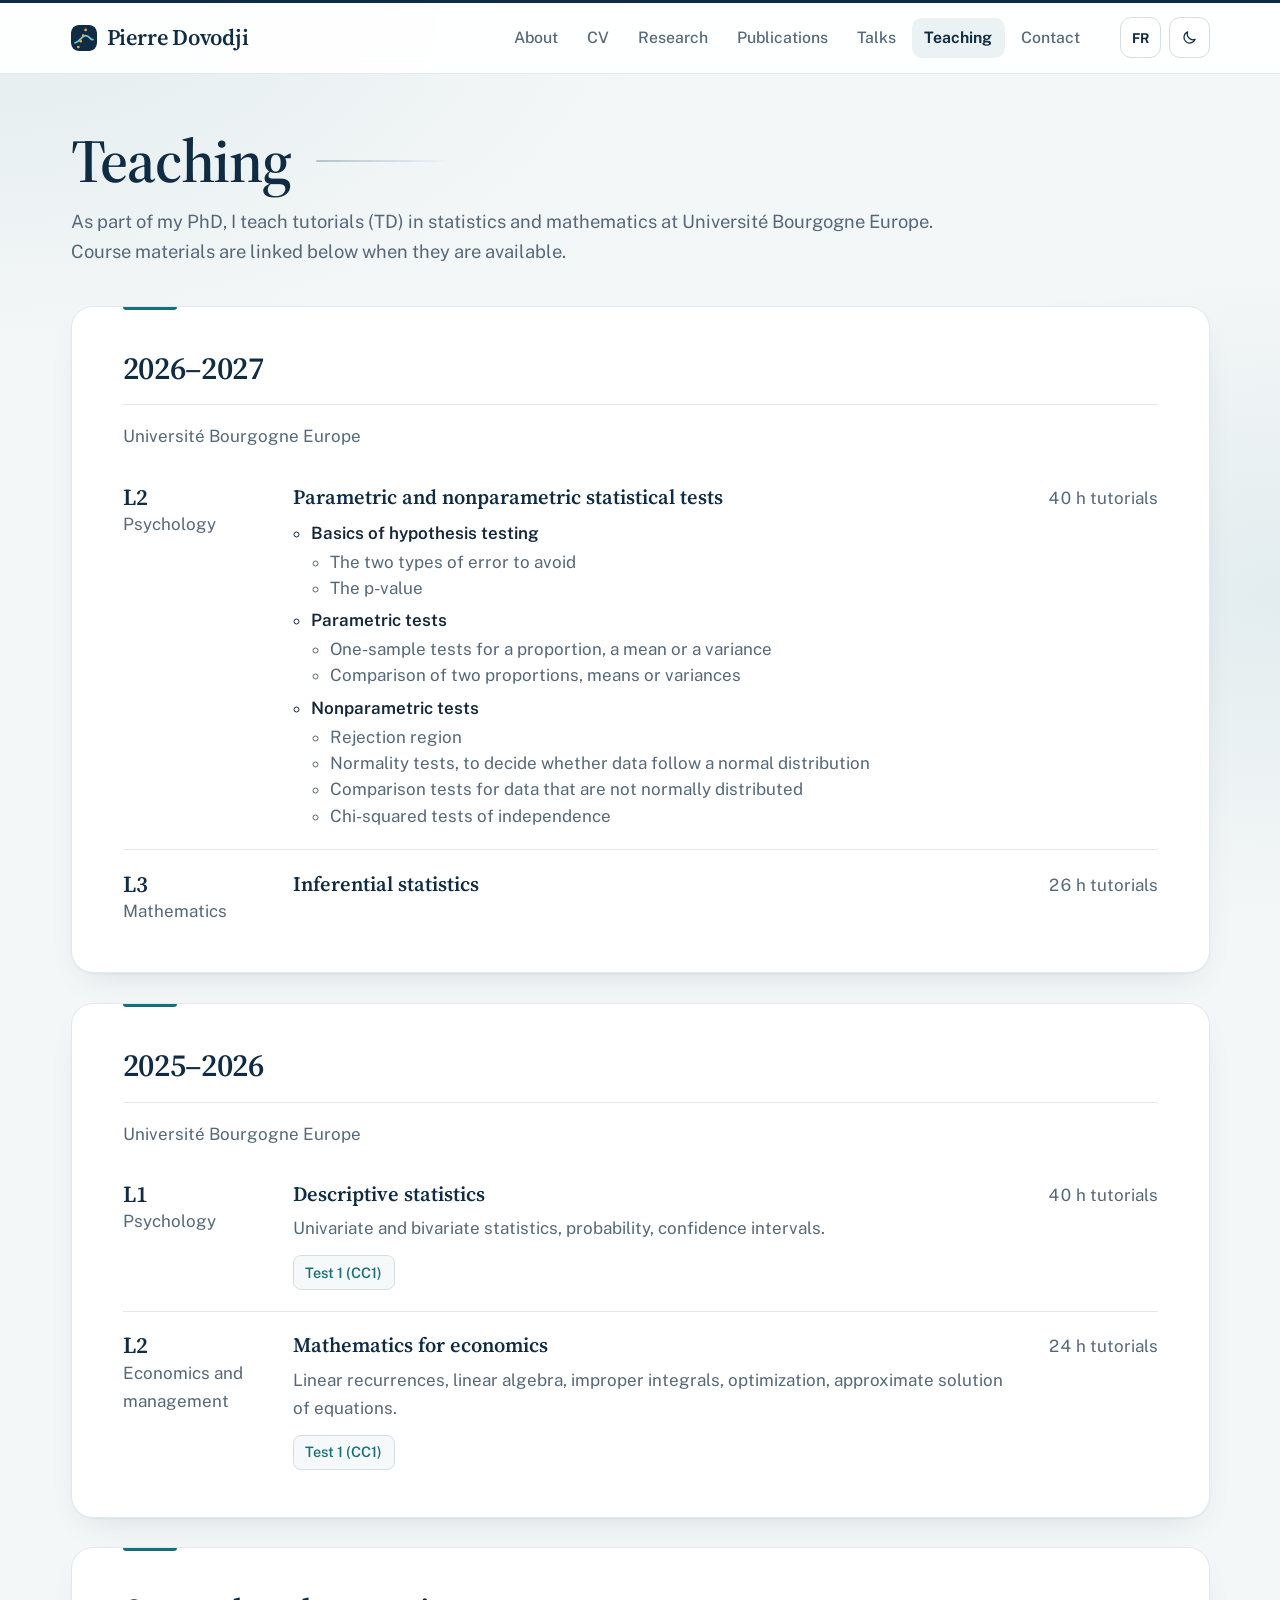
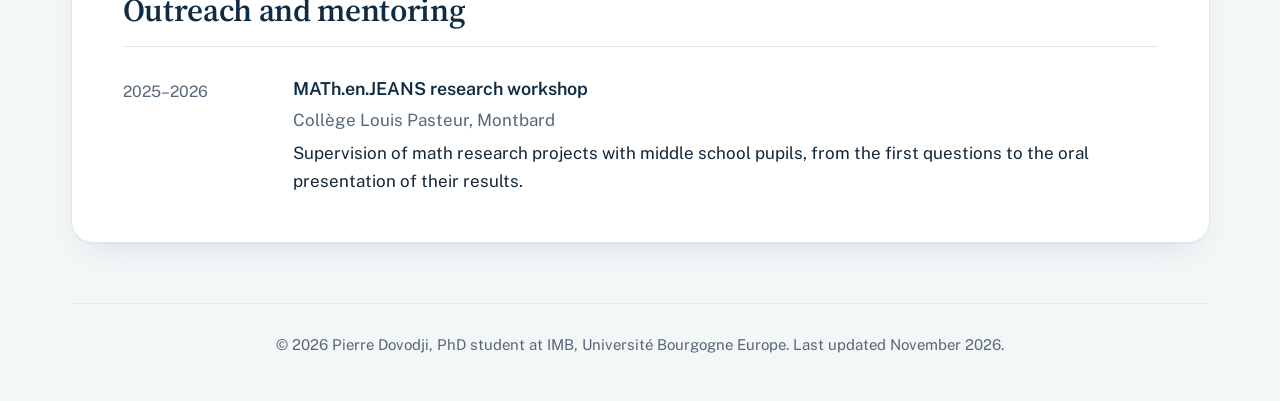
<file: teaching.html>
<!DOCTYPE html>
<html lang="en">
<head>
    <meta charset="UTF-8">
    <meta name="viewport" content="width=device-width, initial-scale=1.0">
    <title>Teaching | Pierre Dovodji</title>
    <meta name="description" content="Teaching of Kuassi Pierre Dovodji at Université Bourgogne Europe: statistics and mathematics tutorials in psychology, mathematics and economics.">
    <meta name="author" content="Kuassi Pierre Dovodji">
    <link rel="canonical" href="https://kpdovodji.github.io/teaching.html">
    <meta property="og:type" content="website">
    <meta property="og:title" content="Teaching | Pierre Dovodji">
    <meta property="og:description" content="Teaching of Kuassi Pierre Dovodji at Université Bourgogne Europe: statistics and mathematics tutorials in psychology, mathematics and economics.">
    <meta property="og:url" content="https://kpdovodji.github.io/teaching.html">
    <meta property="og:image" content="https://kpdovodji.github.io/myphoto.jpg">
    <link rel="icon" href="favicon.svg" type="image/svg+xml">
    <link rel="stylesheet" href="style.css">
    <script>(function(d){d.className+=" js";try{if(localStorage.getItem("theme")==="dark")d.className+=" dark"}catch(e){}})(document.documentElement);</script>
</head>
<body data-page="teaching">
    <div id="site-header"></div>
    <main id="app" tabindex="-1">
        <div class="wrap page seo-fallback">
            <h1>Teaching of Pierre Dovodji</h1>
            <p>Statistics and mathematics tutorials at Université Bourgogne Europe: statistical tests and descriptive statistics for psychology students, inferential statistics for mathematics students, and mathematics for economics students.</p>
            <nav aria-label="Pages"><ul>
                <li><a href="index.html">Home</a></li>
                <li><a href="cv.html">CV</a></li>
                <li><a href="research.html">Research</a></li>
                <li><a href="publications.html">Publications</a></li>
                <li><a href="conferences.html">Talks</a></li>
                <li><a href="teaching.html">Teaching</a></li>
                <li><a href="contact.html">Contact</a></li>
            </ul></nav>
        </div>
    </main>
    <div id="site-footer"></div>
    <script src="data.js"></script>
    <script src="script.js"></script>
</body>
</html>
</file>
<file: style.css>
/*
  Style du site de Pierre Dovodji.
  Mise en page inspirée de juliejosse.com : en-tête blanc, grande carte de présentation, sections en cartes.
  Couleurs : bleu océan profond (--sea), sarcelle (--teal), jaune safran des traces satellitaires (--track).
*/

/* Polices hébergées sur le site (licence SIL Open Font License, voir le dossier fonts) */
@font-face {
    font-family: "Source Serif 4"; font-style: normal; font-weight: 200 900; font-display: swap;
    src: url("fonts/source-serif-4-latin-opsz-normal.woff2") format("woff2");
}
@font-face {
    font-family: "Source Serif 4"; font-style: italic; font-weight: 200 900; font-display: swap;
    src: url("fonts/source-serif-4-latin-opsz-italic.woff2") format("woff2");
}
@font-face {
    font-family: "Public Sans"; font-style: normal; font-weight: 100 900; font-display: swap;
    src: url("fonts/public-sans-latin-wght-normal.woff2") format("woff2");
}
@font-face {
    font-family: "Public Sans"; font-style: italic; font-weight: 100 900; font-display: swap;
    src: url("fonts/public-sans-latin-wght-italic.woff2") format("woff2");
}

:root {
    --paper: #F4F7F8;
    --surface: #FFFFFF;
    --surface-2: #F6F9FA;
    --ink: #13263A;
    --heading: #0F2C44;
    --muted: #55687A;
    --line: #D3DDE3;
    --line-soft: #E2E9ED;
    --line-strong: #B4C3CC;
    --sea: #0F2C44;
    --teal: #176F7B;
    --teal-tint: rgba(23, 111, 123, 0.09);
    --teal-light: #7CC6CF;
    --track: #F2B33D;
    --track-dark: #B7811A;
    --cv-blue: #3873B3;
    --badge-bg: #FCEBC7;
    --badge-ink: #5E400A;
    --quiet-bg: #E4ECEF;
    --header-bg: rgba(255, 255, 255, 0.92);
    --glow: rgba(23, 111, 123, 0.08);
    --shadow: 0 1px 2px rgba(19, 38, 58, 0.04), 0 14px 36px -18px rgba(19, 38, 58, 0.18);
    --radius: 22px;
    --serif: "Source Serif 4", "Source Serif Pro", Georgia, serif;
    --sans: "Public Sans", "Segoe UI", system-ui, -apple-system, sans-serif;
    --mono: ui-monospace, "SFMono-Regular", Menlo, Consolas, monospace;
}

/* Mode sombre : mêmes teintes, fond bleu nuit */
html.dark {
    color-scheme: dark;
    --paper: #0A1826;
    --surface: #0F2235;
    --surface-2: #132A40;
    --ink: #E2ECF1;
    --heading: #F0F5F8;
    --muted: #9DB2C0;
    --line: #23405A;
    --line-soft: #1C354B;
    --line-strong: #39566F;
    --teal: #7CC6CF;
    --teal-tint: rgba(124, 198, 207, 0.12);
    --badge-bg: #4A3712;
    --badge-ink: #F8DA98;
    --quiet-bg: #1E3850;
    --header-bg: rgba(12, 29, 45, 0.92);
    --glow: rgba(124, 198, 207, 0.07);
    --shadow: 0 1px 2px rgba(0, 0, 0, 0.3), 0 14px 36px -18px rgba(0, 0, 0, 0.6);
}

*, *::before, *::after { box-sizing: border-box; }

html { font-size: 106.25%; -webkit-text-size-adjust: 100%; }

body {
    margin: 0;
    background:
        radial-gradient(55rem 30rem at 0% 0%, var(--glow), transparent 70%),
        radial-gradient(45rem 28rem at 100% 35rem, var(--glow), transparent 70%),
        var(--paper);
    color: var(--ink);
    font-family: var(--sans);
    font-size: 1rem;
    line-height: 1.65;
}

img { max-width: 100%; }

a {
    color: var(--teal);
    text-decoration-thickness: 1px;
    text-underline-offset: 0.18em;
}
a:hover { text-decoration-thickness: 2px; }

:focus-visible { outline: 3px solid var(--teal); outline-offset: 2px; }
.hero-card :focus-visible { outline-color: var(--track); }
main:focus { outline: none; }

.wrap { max-width: 70rem; margin: 0 auto; padding-inline: 1.5rem; }

.vh {
    position: absolute !important;
    width: 1px; height: 1px;
    overflow: hidden;
    clip: rect(0 0 0 0);
    white-space: nowrap;
}

.skip-link { position: absolute; left: -9999px; }
.skip-link:focus {
    left: 1rem; top: 1rem; z-index: 100;
    background: var(--surface); color: var(--ink);
    padding: 0.5rem 1rem; border-radius: 8px;
}

.js .seo-fallback { display: none; }
.seo-fallback h1 { font-family: var(--serif); }
.seo-fallback p { max-width: 46rem; }

h1, h2, h3 { color: var(--heading); }
h3 { font-family: var(--sans); font-weight: 600; font-size: 1.05rem; line-height: 1.35; margin: 0; }

.muted, .where { color: var(--muted); }

.icon { flex: none; display: block; }

/* ---------- En-tête ---------- */

.site-header {
    position: sticky; top: 0; z-index: 20;
    background: var(--header-bg);
    -webkit-backdrop-filter: saturate(1.4) blur(10px);
    backdrop-filter: saturate(1.4) blur(10px);
    border-top: 3px solid var(--sea);
    border-bottom: 1px solid var(--line-soft);
}
html.dark .site-header { border-top-color: var(--teal-light); }

.header-inner {
    position: relative;
    display: flex; align-items: center; gap: 1rem;
    min-height: 4.1rem;
}

.brand {
    display: inline-flex; align-items: center; gap: 0.6rem;
    font-family: var(--serif); font-weight: 600; font-size: 1.32rem; letter-spacing: -0.01em;
    color: var(--heading); text-decoration: none; white-space: nowrap;
}
.brand-mark { flex: none; border-radius: 8px; }

.site-nav { margin-left: auto; }
.site-nav ul { display: flex; gap: 0.2rem; list-style: none; margin: 0; padding: 0; }
.site-nav a {
    display: block;
    color: var(--muted); text-decoration: none; font-size: 0.93rem; font-weight: 500;
    padding: 0.42rem 0.75rem; border-radius: 10px;
}
.site-nav a:hover { color: var(--heading); background: var(--teal-tint); }
.site-nav a[aria-current="page"] { color: var(--heading); font-weight: 650; background: var(--teal-tint); }

.header-tools { display: flex; align-items: center; gap: 0.45rem; margin-left: 0.6rem; }

.tool-btn {
    display: inline-flex; align-items: center; justify-content: center;
    min-width: 2.4rem; height: 2.4rem; padding: 0 0.55rem;
    font: inherit; font-size: 0.8rem; font-weight: 700; letter-spacing: 0.02em;
    color: var(--heading); background: var(--surface);
    border: 1px solid var(--line); border-radius: 11px; cursor: pointer;
}
.tool-btn:hover { border-color: var(--line-strong); background: var(--surface-2); }
.tool-btn .icon { width: 17px; height: 17px; }
.menu-toggle { display: none; }

/* ---------- Boutons ---------- */

.btn {
    display: inline-flex; align-items: center; gap: 0.5rem;
    font-family: var(--sans); font-weight: 650; font-size: 0.92rem; line-height: 1.2;
    padding: 0.66rem 1rem; border-radius: 11px; border: 1px solid transparent;
    text-decoration: none; cursor: pointer;
}
.btn-primary { background: var(--track); color: var(--sea); border-color: var(--track); }
.btn-primary:hover { background: #F6C35F; }
.btn-soft { background: rgba(255, 255, 255, 0.07); border-color: rgba(232, 241, 244, 0.28); color: #F2F7F9; }
.btn-soft:hover { background: rgba(255, 255, 255, 0.14); border-color: rgba(232, 241, 244, 0.5); }

/* ---------- Pages et cartes ---------- */

.page { padding-block: 2.75rem 3.5rem; }

.card {
    position: relative;
    background: var(--surface);
    border: 1px solid var(--line-soft);
    border-radius: var(--radius);
    box-shadow: var(--shadow);
    padding: 2.5rem 3rem 2.75rem;
}
/* Petit trait de couleur en haut à gauche de chaque carte */
.card::before {
    content: ""; position: absolute; top: 0; left: 3rem;
    width: 3.2rem; height: 3px; border-radius: 0 0 3px 3px;
    background: var(--teal);
}
.card > h2 {
    font-family: var(--serif); font-weight: 600;
    font-size: clamp(1.6rem, 2.5vw, 2.05rem); line-height: 1.2; letter-spacing: -0.01em;
    margin: 0 0 1.5rem; padding-bottom: 1rem;
    border-bottom: 1px solid var(--line-soft);
}
.card > :last-child { margin-bottom: 0; }

.page > .card + .card,
.page > .card + .card-pair,
.page > .card-pair + .card { margin-top: 1.75rem; }

.card-pair { display: grid; grid-template-columns: repeat(2, minmax(0, 1fr)); gap: 1.75rem; margin-top: 1.75rem; }

/* Lueur discrète dans le coin d'une carte */
.card-glow { overflow: hidden; }
.card-glow::after {
    content: ""; position: absolute; right: -8rem; top: -9rem;
    width: 26rem; height: 26rem; border-radius: 50%;
    background: radial-gradient(circle, var(--teal-tint), transparent 68%);
    pointer-events: none;
}
.card-glow > * { position: relative; z-index: 1; }

.prose p { margin: 0 0 1rem; }
.prose p:last-child { margin-bottom: 0; }
.prose .lead { font-family: var(--serif); font-size: 1.22rem; line-height: 1.55; color: var(--heading); }

/* Titre de page : grand titre suivi d'un trait */
.page-head { margin: 0.5rem 0 2.25rem; }
.page-title { display: flex; align-items: center; gap: 1.5rem; }
.page-title h1 {
    font-family: var(--serif); font-weight: 600;
    font-size: clamp(2.5rem, 5vw, 3.6rem); line-height: 1.05; letter-spacing: -0.02em;
    margin: 0;
}
.title-rule { flex: 0 1 8rem; height: 2px; border-radius: 2px; background: linear-gradient(90deg, var(--line-strong), transparent); }
.lede { margin: 0.8rem 0 0; color: var(--muted); font-size: 1.08rem; max-width: 52rem; }

/* Listes à puces rondes (accueil) */
.dot-list { list-style: none; margin: 0; padding: 0; }
.dot-list li { position: relative; padding-left: 1.4rem; }
.dot-list li + li { margin-top: 1rem; }
.dot-list li::before {
    content: ""; position: absolute; left: 0.15rem; top: 0.62em;
    width: 6px; height: 6px; border-radius: 50%; background: var(--teal);
}
.dot-list strong { display: block; color: var(--heading); font-weight: 650; }
.dot-list span { display: block; }
.dot-list .badge { display: inline-block; margin-left: 0.35rem; }
.card-more { margin: 1.5rem 0 0; font-weight: 650; }

/* ---------- Accueil : carte de présentation ---------- */

.card.hero-card {
    overflow: hidden; padding: 0;
    background: var(--sea); color: #E8F1F4;
    border-color: rgba(15, 44, 68, 0.4);
}
.hero-card::before { display: none; }
.hero-canvas { position: absolute; inset: 0; width: 100%; height: 100%; display: block; z-index: 0; }
.hero-card::after {
    content: ""; position: absolute; inset: 0; pointer-events: none; z-index: 1;
    background: linear-gradient(90deg,
        rgba(15, 44, 68, 0.95) 0%,
        rgba(15, 44, 68, 0.88) 52%,
        rgba(15, 44, 68, 0.45) 78%,
        rgba(15, 44, 68, 0.12) 100%);
}

.hero-grid {
    position: relative; z-index: 2;
    display: grid; grid-template-columns: 14rem minmax(0, 1fr);
    gap: 3rem; align-items: center;
    padding: 3.75rem 3rem 3.75rem 3.75rem;
}
.hero-grid.no-photo { grid-template-columns: minmax(0, 1fr); }

.hero-photo { position: relative; }
/* Carte décalée derrière la photo */
.hero-photo::before {
    content: ""; position: absolute; inset: 14px -14px -14px 14px;
    border-radius: 18px;
    background: rgba(124, 198, 207, 0.14);
    border: 1px solid rgba(124, 198, 207, 0.35);
}
.hero-photo img {
    position: relative; display: block;
    width: 100%; height: auto; /* photo entière, sans recadrage */
    border-radius: 16px; border: 4px solid #F4F7F8;
    box-shadow: 0 20px 40px -18px rgba(0, 0, 0, 0.7);
}

.hero-text { max-width: 41rem; }

.hero-card h1 {
    font-family: var(--serif); font-weight: 600;
    font-size: clamp(2.7rem, 5.4vw, 4.6rem); line-height: 1; letter-spacing: -0.025em;
    color: #FFFFFF; margin: 0 0 1.1rem;
}
.hero-role { margin: 0; font-weight: 700; font-size: 1.12rem; color: var(--teal-light); }
.hero-sub { margin: 0.2rem 0 0; color: #B9CDD8; }

.hero-email-line { margin: 1rem 0 0; }
.hero-email {
    display: inline-flex; align-items: center; gap: 0.5rem;
    font-family: var(--mono); font-size: 0.84rem; color: #DCE8EE; text-decoration: none;
    padding: 0.38rem 0.75rem; border-radius: 9px;
    border: 1px solid rgba(232, 241, 244, 0.22); background: rgba(10, 30, 47, 0.45);
}
.hero-email:hover { border-color: rgba(232, 241, 244, 0.5); }

.chips { display: flex; flex-wrap: wrap; gap: 0.5rem; list-style: none; margin: 1.35rem 0 0; padding: 0; }
.chip {
    display: inline-flex; align-items: center; gap: 0.45rem;
    font-size: 0.8rem; font-weight: 650; line-height: 1.3; color: #E8F1F4;
    padding: 0.32rem 0.8rem; border-radius: 999px;
    border: 1px solid rgba(232, 241, 244, 0.2); background: rgba(255, 255, 255, 0.05);
}
.chip::before { content: ""; width: 5px; height: 5px; border-radius: 50%; background: var(--track); }

.hero-actions { display: flex; flex-wrap: wrap; gap: 0.55rem; margin: 1.9rem 0 0; }
.hero-actions .btn { padding-inline: 0.88rem; }

/* ---------- Étiquettes et liens vers des documents ---------- */

.badge {
    display: inline-block; vertical-align: 0.12em;
    font-family: var(--sans); font-size: 0.72rem; font-weight: 650; line-height: 1.55; letter-spacing: 0.01em;
    padding: 0 0.55rem; margin-left: 0.4rem; border-radius: 999px;
    background: var(--badge-bg); color: var(--badge-ink);
}
.badge-quiet { background: var(--quiet-bg); color: var(--ink); margin-left: 0; }
h2 .badge { font-size: 0.8rem; vertical-align: 0.35em; }

.links { display: flex; flex-wrap: wrap; gap: 0.5rem; margin: 0.75rem 0 0; }
.doc-link {
    font-size: 0.85rem; font-weight: 550; text-decoration: none;
    padding: 0.28rem 0.7rem; border-radius: 8px;
    border: 1px solid var(--line); background: var(--surface-2); color: var(--teal);
}
.doc-link:hover { border-color: var(--teal); }

/* ---------- Listes d'entrées (recherche, publications, médiation) ---------- */

.entries { list-style: none; margin: 0; padding: 0; }
.entry {
    display: grid; grid-template-columns: 8.5rem minmax(0, 1fr); gap: 1.5rem;
    padding: 1.35rem 0; border-top: 1px solid var(--line-soft);
}
.entry:first-child { border-top: 0; padding-top: 0.25rem; }
.entry:last-child { padding-bottom: 0; }
.entry .when { color: var(--muted); font-size: 0.93rem; padding-top: 0.1rem; }
.entry p { margin: 0.3rem 0 0; }
.pub-title { font-family: var(--serif); font-weight: 600; font-size: 1.2rem; line-height: 1.35; }
.pub-authors { margin-top: 0.35rem !important; }

/* ---------- Recherche : la thèse ---------- */

.kicker { color: var(--muted); margin: 0 0 0.6rem; font-weight: 550; }
.thesis-card > h2 {
    font-size: clamp(1.55rem, 2.6vw, 2.1rem); line-height: 1.22;
    margin: 0 0 0.75rem; padding: 0; border: 0;
}
.thesis-card > .where { margin: 0 0 1.5rem; padding-bottom: 1.5rem; border-bottom: 1px solid var(--line-soft); }

.mini-grid { display: grid; grid-template-columns: repeat(2, minmax(0, 1fr)); gap: 1rem; margin: 1.75rem 0 1.25rem; }
.mini {
    position: relative;
    background: var(--surface-2); border: 1px solid var(--line-soft); border-radius: 14px;
    padding: 1.15rem 1.3rem 1.25rem 2.3rem;
}
.mini::before {
    content: ""; position: absolute; left: 1.1rem; top: 1.55rem;
    width: 7px; height: 7px; border-radius: 50%; background: var(--track);
    box-shadow: 0 0 0 3px rgba(242, 179, 61, 0.22);
}
.mini h3 { font-family: var(--serif); font-size: 1.15rem; margin-bottom: 0.4rem; }
.mini p { margin: 0; }
.note { margin: 0; font-size: 0.95rem; }

/* ---------- Conférences : frise ---------- */

.legend {
    display: flex; flex-wrap: wrap; gap: 1.5rem;
    list-style: none; padding: 0; margin: -0.75rem 0 1.75rem;
    color: var(--muted); font-size: 0.95rem;
}
.legend li { display: flex; align-items: center; gap: 0.5rem; }
.mark { display: inline-block; width: 0.85rem; height: 0.85rem; border-radius: 50%; }
.mark-talk { background: var(--track); border: 2px solid var(--track-dark); }
.mark-attended { background: var(--surface); border: 2px solid var(--teal); }

.year-card > h2 { color: var(--muted); font-weight: 500; }

.events { list-style: none; margin: 0; padding: 0 0 0 2rem; position: relative; }
.events::before {
    content: ""; position: absolute; left: 0.45rem; top: 0.6rem; bottom: 0.6rem; width: 2px;
    background-image: radial-gradient(circle, var(--line-strong) 1px, transparent 1.4px);
    background-size: 2px 7px; background-repeat: repeat-y;
}
.event { position: relative; padding-bottom: 1.75rem; }
.event:last-child { padding-bottom: 0; }
.event::before {
    content: ""; position: absolute; left: -1.96rem; top: 0.32rem;
    width: 0.95rem; height: 0.95rem; border-radius: 50%;
}
.event.is-talk::before { background: var(--track); border: 2px solid var(--track-dark); }
.event.is-attended::before { background: var(--surface); border: 2px solid var(--teal); }
.event-date { margin: 0 0 0.2rem; color: var(--muted); font-size: 0.93rem; }
.event h3 { font-family: var(--serif); font-weight: 600; font-size: 1.25rem; }
.event-meta { margin: 0.15rem 0 0; color: var(--muted); }
.event-talk { margin: 0.5rem 0 0; }
.event-details { margin: 0.5rem 0 0; }

/* ---------- Enseignement ---------- */

.year-where { margin: -0.5rem 0 0.75rem; color: var(--muted); }
.courses { list-style: none; margin: 0; padding: 0; }
.course {
    display: grid; grid-template-columns: 8.5rem minmax(0, 1fr) 6.5rem; gap: 1.5rem;
    padding: 1.2rem 0; border-bottom: 1px solid var(--line-soft);
}
.course:last-child { border-bottom: 0; padding-bottom: 0; }
.course-level .level { display: block; font-family: var(--serif); font-weight: 600; font-size: 1.35rem; line-height: 1.15; color: var(--heading); }
.course-level .program { color: var(--muted); }
.course-main h3 { font-family: var(--serif); font-size: 1.2rem; }
.topics { margin: 0.35rem 0 0; color: var(--muted); }
.syllabus { margin: 0.5rem 0 0; padding-left: 1.1rem; line-height: 1.55; }
.syllabus > li { margin-top: 0.35rem; }
.syllabus > li > span { font-weight: 600; }
.syllabus ul { margin: 0.15rem 0 0; padding-left: 1.1rem; color: var(--muted); list-style: circle; }
.course-hours { text-align: right; color: var(--muted); font-variant-numeric: tabular-nums; }

/* ---------- Contact ---------- */

.contact-list { margin: 0; }
.contact-row {
    display: grid; grid-template-columns: 8.5rem minmax(0, 1fr); gap: 1.5rem;
    padding: 1.5rem 0; border-top: 1px solid var(--line-soft);
}
.contact-row:first-child { border-top: 0; padding-top: 0.25rem; }
.contact-row:last-child { padding-bottom: 0; }
.contact-row dt { font-family: var(--serif); font-weight: 600; font-size: 1.2rem; color: var(--heading); }
.contact-row dd { margin: 0; }
.contact-row p { margin: 0 0 0.9rem; }
.contact-row p:last-child { margin-bottom: 0; }
.contact-email { font-family: var(--serif); font-size: 1.3rem; }
.nw { white-space: nowrap; }
address { font-style: normal; }

/* ---------- Pied de page ---------- */

.site-footer { padding: 0 0 2.5rem; font-size: 0.88rem; color: var(--muted); }
.site-footer .wrap > p { margin: 0; padding-top: 1.75rem; border-top: 1px solid var(--line-soft); text-align: center; }

/* ---------- CV (présenté comme le PDF) ---------- */

.cv-page { padding: 2.5rem 1rem 4rem; }

.cv-toolbar {
    max-width: 210mm; margin: 0 auto 1.25rem;
    display: grid; grid-template-columns: minmax(0, 1fr) auto; gap: 0.25rem 1.5rem; align-items: end;
}
.cv-toolbar h1 { font-family: var(--serif); font-weight: 600; font-size: clamp(2rem, 4vw, 2.6rem); letter-spacing: -0.02em; margin: 0; }
.cv-note { grid-column: 1; margin: 0; color: var(--muted); font-size: 0.95rem; }
.cv-print { grid-column: 2; grid-row: 1 / span 2; align-self: center; }

.cv-sheet {
    --hint: 8.2rem;
    border-radius: 4px;
    max-width: 210mm; margin: 0 auto;
    background: #FFFFFF; color: #262626;
    padding: 15mm 15mm 18mm;
    box-shadow: 0 1px 2px rgba(19, 38, 58, 0.1), 0 10px 30px rgba(19, 38, 58, 0.1);
    font-family: var(--sans); font-size: 0.86rem; line-height: 1.45;
}
.cv-sheet a { color: var(--cv-blue); }

.cv-head { display: flex; align-items: flex-end; gap: 1rem 1.25rem; margin-bottom: 1.4rem; }
.cv-name { font-size: 2.1rem; font-weight: 400; line-height: 1.1; margin: 0; color: #262626; }
.cv-title { margin: 0.4rem 0 0; font-style: italic; color: #7A7A7A; }
.cv-contact { font-style: italic; text-align: right; color: #7A7A7A; font-size: 0.78rem; line-height: 1.5; }
.cv-contact a { color: #7A7A7A; text-decoration: none; }
.cv-id { margin-right: auto; }
.cv-photo { width: 80px; height: auto; flex: none; }

.cv-section {
    display: grid; grid-template-columns: var(--hint) minmax(0, 1fr); column-gap: 0.9rem; align-items: center;
    margin: 1.15rem 0 0.35rem;
}
.cv-section + .cv-section { margin-top: 1.15rem; }
.cv-bar { height: 0.35rem; background: var(--cv-blue); }
.cv-section h2 { font-family: var(--sans); font-weight: 400; font-size: 1.28rem; color: var(--cv-blue); margin: 0; }

.cv-item { display: grid; grid-template-columns: var(--hint) minmax(0, 1fr); column-gap: 0.9rem; margin: 0.32rem 0; }
.cv-hint { text-align: right; }
.cv-desc { margin: 0.12rem 0 0; font-size: 0.82rem; }
.cv-sub { font-style: italic; }
.cv-list { margin: 0.12rem 0 0; padding-left: 1.1rem; }
.cv-list li { margin: 0.05rem 0; }
.cv-tag {
    display: inline-block; font-size: 0.7rem; line-height: 1.4; color: var(--cv-blue);
    border: 1px solid var(--cv-blue); border-radius: 3px; padding: 0 0.3rem; margin-left: 0.3rem;
}
.cv-sheet .links { gap: 0 0.9rem; margin: 0.1rem 0 0; }
.cv-link { font-size: 0.8rem; }

/* ---------- Écrans moyens : le menu se replie ---------- */

@media (max-width: 1100px) {
    .menu-toggle { display: inline-flex; }
    .header-tools { margin-left: auto; }
    .site-nav {
        display: none; position: absolute; top: calc(100% + 0.5rem); left: 1rem; right: 1rem;
        margin: 0; padding: 0.5rem;
        background: var(--surface); border: 1px solid var(--line-soft); border-radius: 16px;
        box-shadow: var(--shadow);
    }
    .site-nav.is-open { display: block; }
    .site-nav ul { flex-direction: column; gap: 0.1rem; }
    .site-nav a { padding: 0.6rem 0.9rem; font-size: 1rem; }
}

/* ---------- Écrans étroits ---------- */

@media (max-width: 820px) {
    .card { padding: 2rem 1.5rem 2.25rem; border-radius: 18px; }
    .card::before { left: 1.5rem; }
    .card-pair { grid-template-columns: minmax(0, 1fr); }

    .hero-card::after { background: rgba(15, 44, 68, 0.8); }
    .hero-grid { grid-template-columns: minmax(0, 1fr); gap: 2rem; padding: 2.5rem 1.5rem 2.5rem; }
    .hero-photo { width: 9.5rem; }
    .hero-card h1 { font-size: 2.4rem; }
    .hero-actions { gap: 0.45rem; }
    .hero-actions .btn { padding: 0.55rem 0.75rem; font-size: 0.86rem; }
    .hero-photo::before { inset: 10px -10px -10px 10px; }

    .mini-grid, .entry, .course, .contact-row { grid-template-columns: minmax(0, 1fr); }
    .entry { gap: 0.2rem; }
    .course { gap: 0.4rem; }
    .course-hours { text-align: left; }
    .contact-row { gap: 0.5rem; }
    .contact-email { font-size: 1.1rem; }
    .cv-photo { order: -1; }
}

@media (max-width: 520px) {
    .wrap { padding-inline: 1rem; }
    .brand { font-size: 1.15rem; }
    .brand-mark { width: 22px; height: 22px; }
    .header-tools { gap: 0.3rem; }
    .tool-btn { min-width: 2.2rem; height: 2.2rem; }
    .page { padding-top: 1.75rem; }
    .title-rule { display: none; }
    .hero-email { font-size: 0.76rem; }
    .btn { padding: 0.6rem 0.85rem; font-size: 0.88rem; }

    .cv-page { padding: 1.25rem 0.5rem 3rem; }
    .cv-toolbar { grid-template-columns: minmax(0, 1fr); }
    .cv-print { grid-column: 1; grid-row: auto; justify-self: start; margin-top: 0.75rem; }
    .cv-sheet { --hint: 5.2rem; padding: 1.25rem 1rem 1.75rem; font-size: 0.85rem; }
    .cv-head { flex-direction: column; align-items: flex-start; gap: 0.75rem; }
    .cv-contact { text-align: left; }
    .cv-name { font-size: 1.7rem; }
}

/* ---------- Impression : le CV devient un PDF propre ---------- */

@media print {
    @page { size: A4; margin: 10mm 13mm 11mm; }
    * { -webkit-print-color-adjust: exact; print-color-adjust: exact; }
    html { font-size: 100%; }
    body { background: #FFFFFF; }
    .cv-sheet { border-radius: 0; }
    #site-header, #site-footer, .cv-toolbar, .skip-link, .header-tools { display: none !important; }
    .cv-page { padding: 0; background: #FFFFFF; }
    .cv-sheet { box-shadow: none; padding: 0; max-width: none; font-size: 10pt; --hint: 7.6rem; }
    .cv-name { font-size: 22pt; }
    .cv-section, .cv-section + .cv-section { margin: 0.8rem 0 0.2rem; break-after: avoid; }
    .cv-item { margin: 0.22rem 0; }
    .cv-body p, .cv-body li { orphans: 2; widows: 2; }
    .cv-head { margin-bottom: 0.9rem; }
    a { text-decoration: none; }
}

@media (prefers-reduced-motion: reduce) {
    * { scroll-behavior: auto !important; transition: none !important; animation: none !important; }
}
</file>
